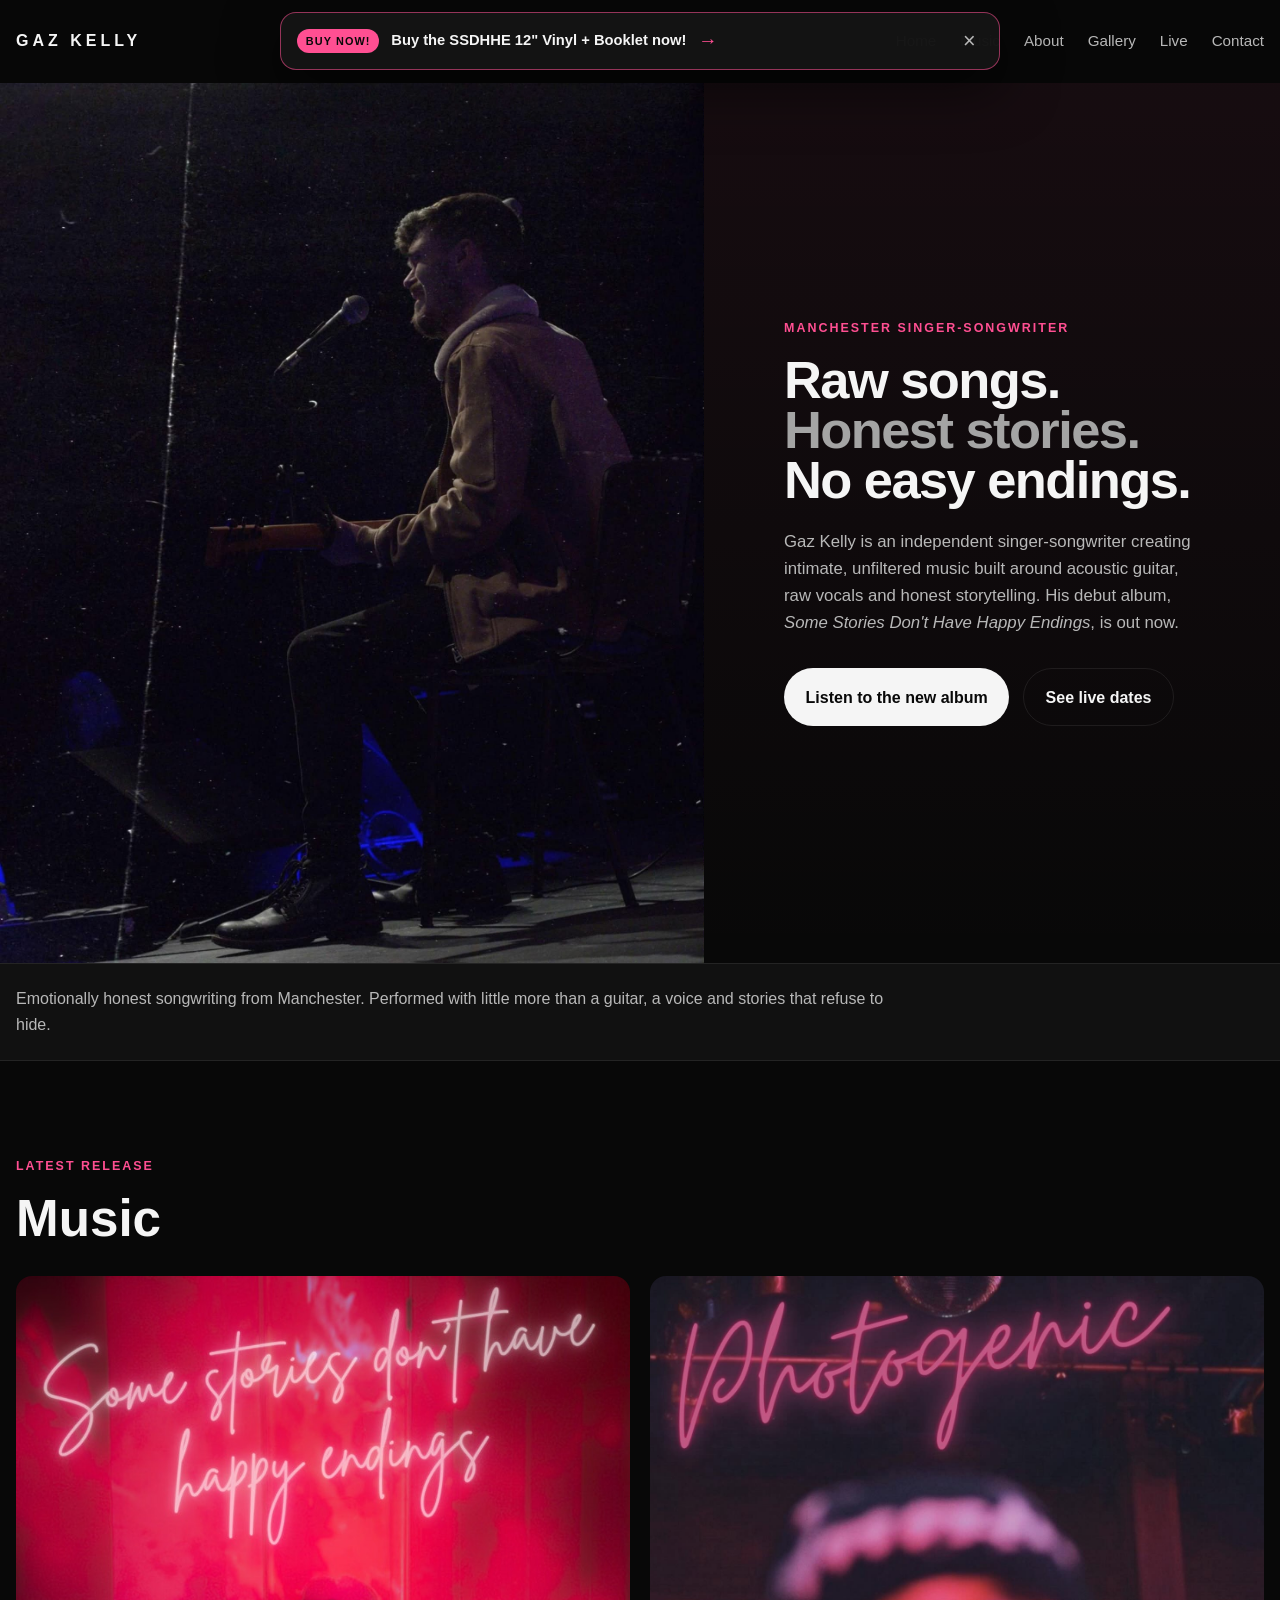
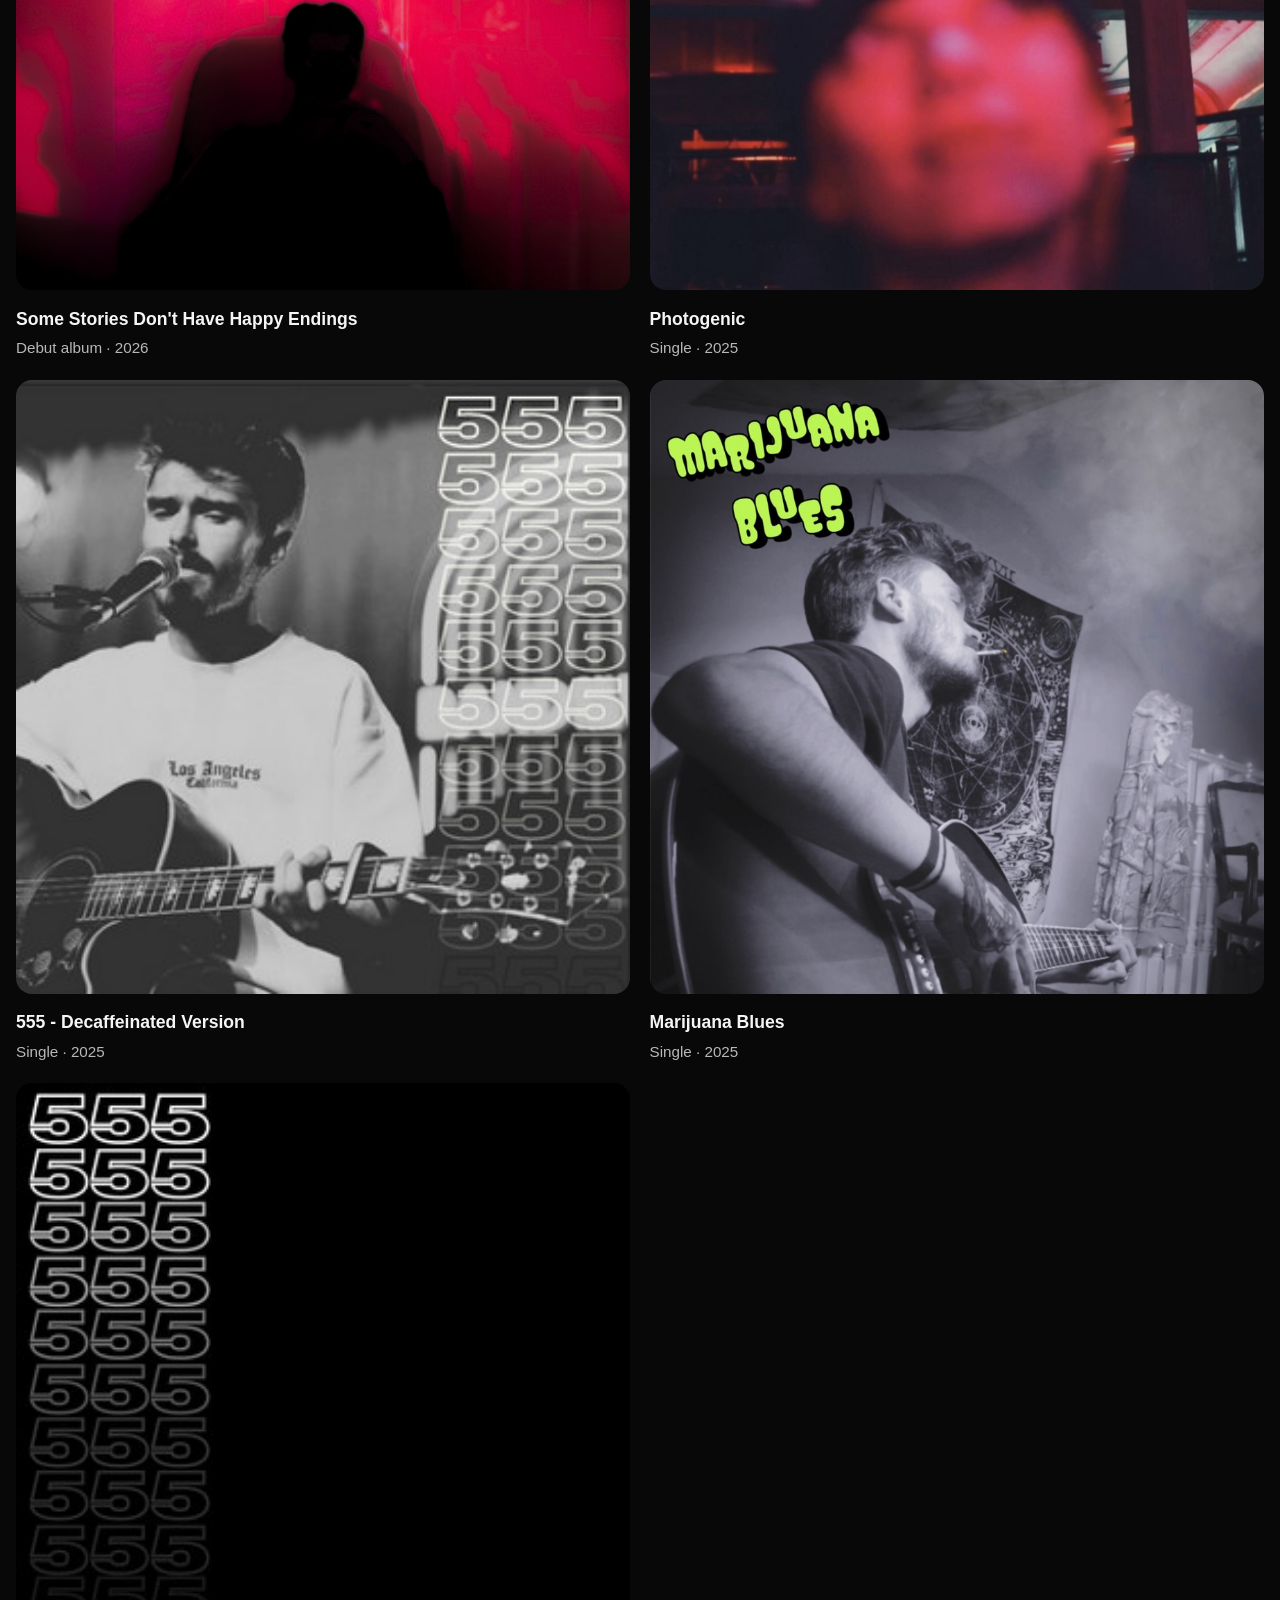
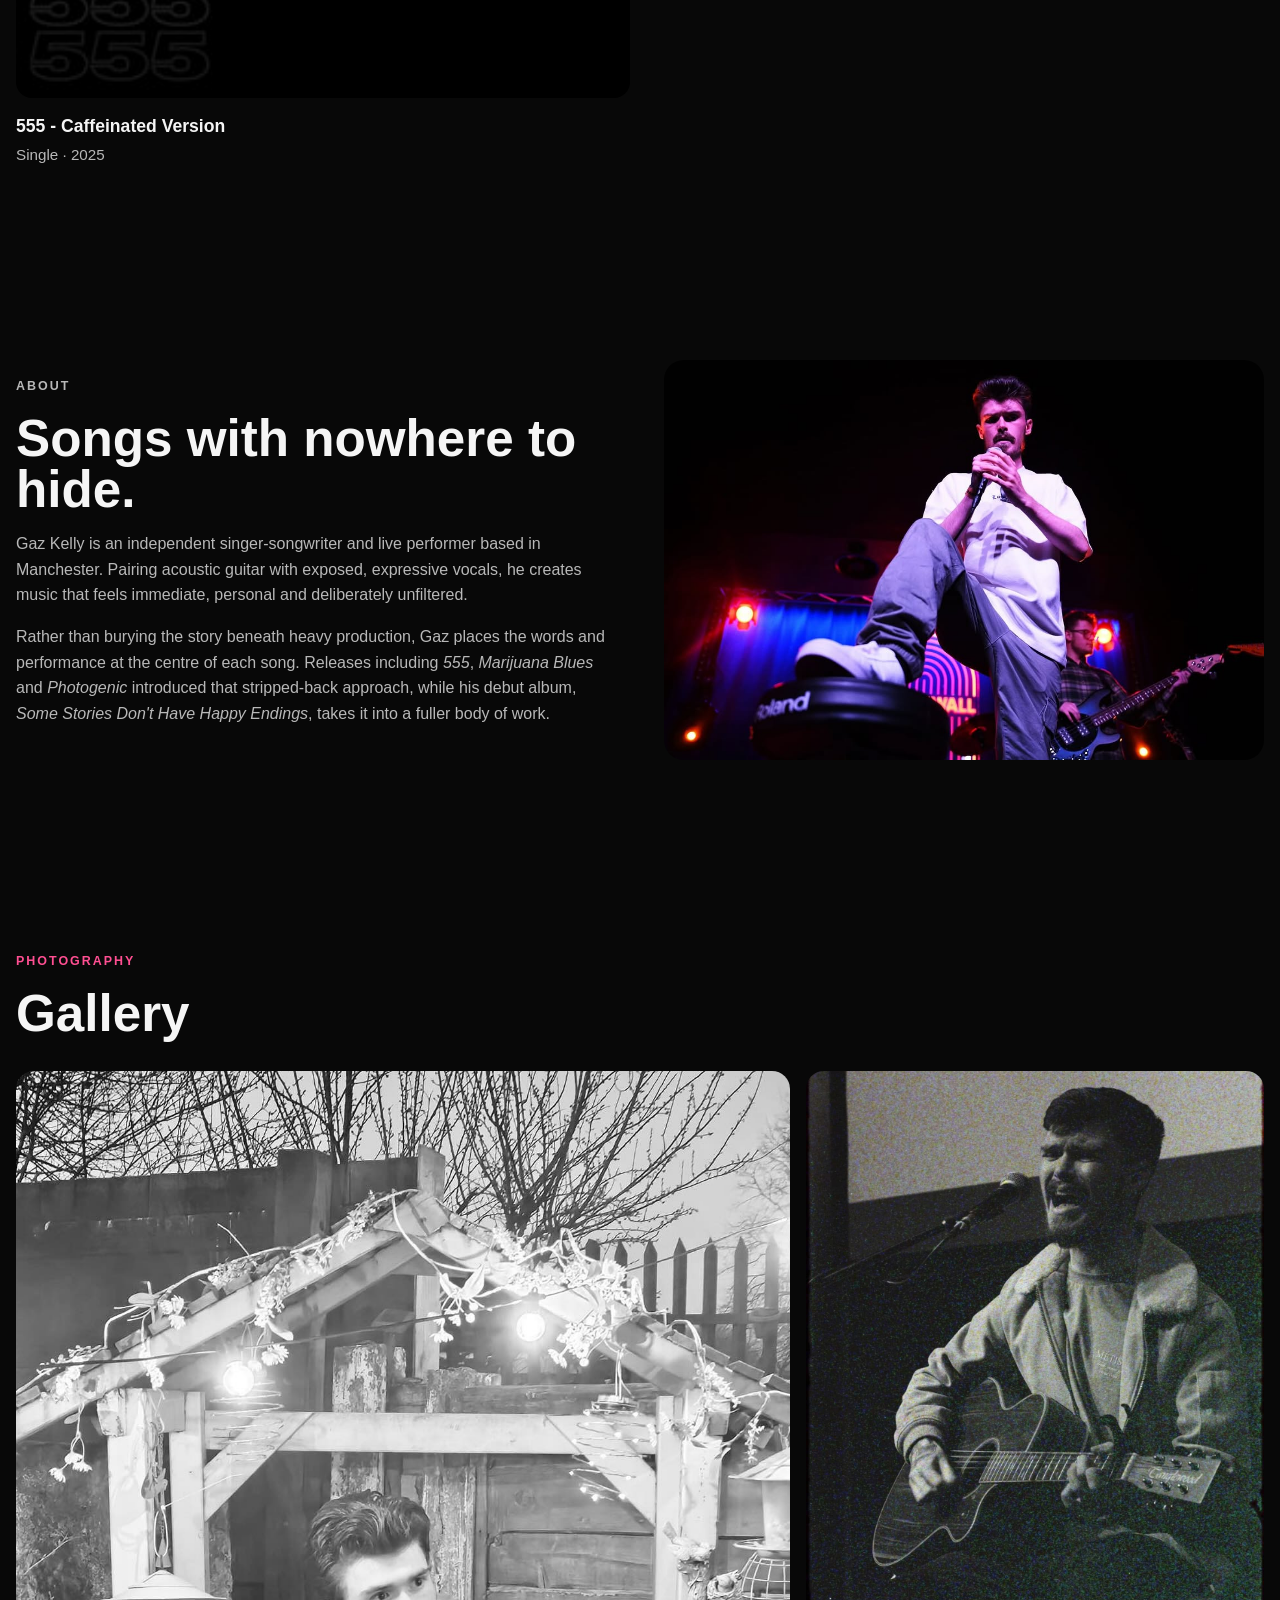
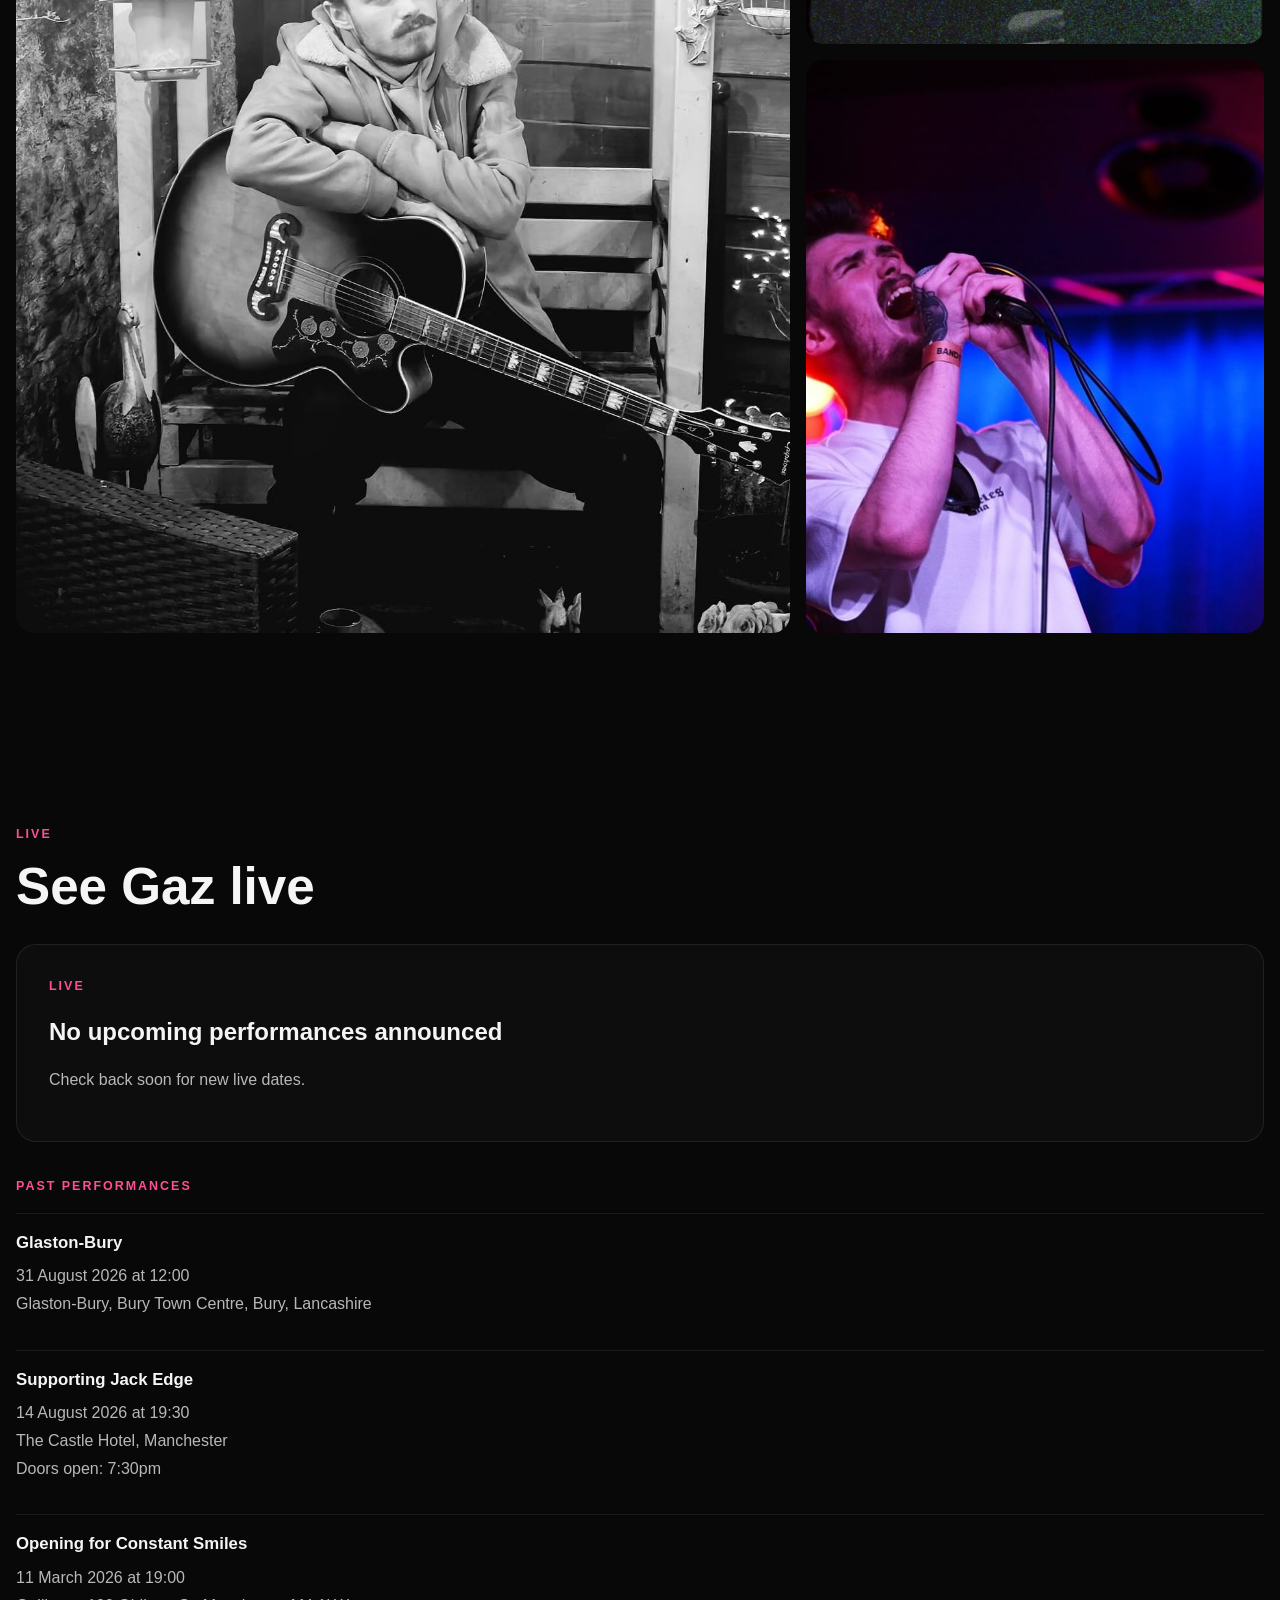
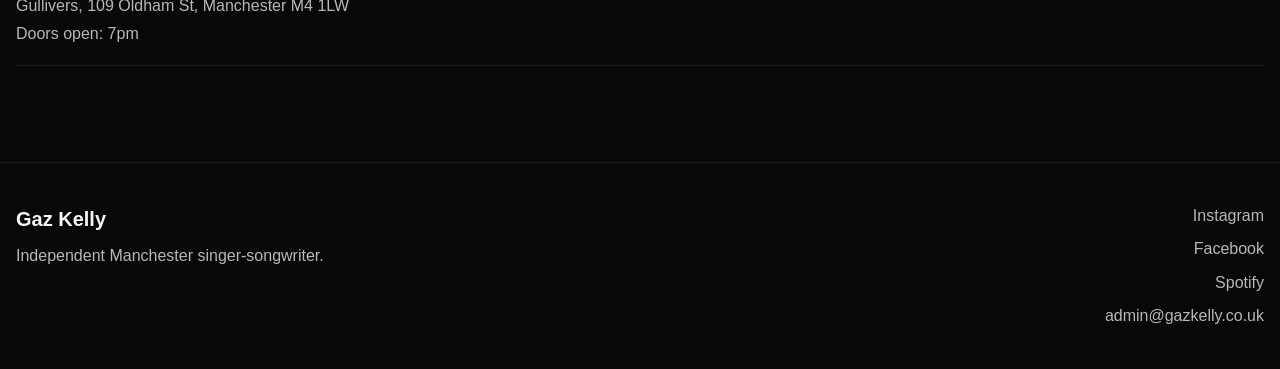
<file: index.html>
<!DOCTYPE html>
<html lang="en">
<head>
    <meta charset="UTF-8" />
    <meta name="viewport" content="width=device-width, initial-scale=1.0" />
    <title>Gaz Kelly</title>
    <meta
            name="description"
            content="Official website of Manchester singer-songwriter Gaz Kelly. Listen to Some Stories Don't Have Happy Endings and find upcoming live dates."
    />
    <link rel="stylesheet" href="style.css" />
</head>
<body>
<header class="site-header" id="siteHeader">
    <div class="container header-inner">
        <a href="#home" class="site-logo">GAZ KELLY</a>

        <button class="nav-toggle" id="navToggle" aria-label="Open menu">
            <span></span>
            <span></span>
        </button>

        <nav class="site-nav" id="siteNav">
            <a href="#home">Home</a>
            <a href="#music">Music</a>
            <a href="#about">About</a>
            <a href="#gallery">Gallery</a>
            <a href="#live">Live</a>
            <a href="#contact">Contact</a>
        </nav>
    </div>
</header>

<main>
    <section class="hero" id="home">
        <div class="hero-image">
            <img src="/img/GazKelly2.jpg" alt="Gaz Kelly performing live with acoustic guitar" />
        </div>

        <div class="hero-content">
            <p class="kicker reveal">Manchester singer-songwriter</p>
            <h1 class="reveal">
                <span class="hero-line">Raw songs.</span>
                <span class="hero-line hero-middle-line">Honest stories.</span>
                <span class="hero-line">No easy endings.</span>
            </h1>
            <p class="hero-copy reveal">
                Gaz Kelly is an independent singer-songwriter creating intimate, unfiltered music built around acoustic guitar, raw vocals and honest storytelling. His debut album, <em>Some Stories Don't Have Happy Endings</em>, is out now.
            </p>

            <div class="hero-actions reveal">
                <a href="https://open.spotify.com/album/2ijFGqhEBgQ9jeB5KqhDvt" target="_blank" rel="noopener noreferrer" class="btn btn-solid">
                    Listen to the new album
                </a>
                <a href="#live" class="btn btn-outline">See live dates</a>
            </div>
        </div>
    </section>

    <section class="intro-band reveal">
        <div class="container intro-band-inner">
            <p>
                Emotionally honest songwriting from Manchester. Performed with little more than a guitar, a voice and stories that refuse to hide.
            </p>
        </div>
    </section>

    <section class="section music-section" id="music">
        <div class="container">
            <div class="section-top reveal">
                <p class="kicker">Latest release</p>
                <h2>Music</h2>
            </div>

            <div class="release-grid" data-cms-releases data-cms-state="loading" aria-live="polite">
                <p class="cms-data-message">Loading music…</p>
            </div>
        </div>
    </section>

    <section class="section about-section" id="about">
        <div class="container about-grid">
            <div class="about-text">
                <p class="kicker reveal">About</p>
                <h2 class="reveal">Songs with nowhere to hide.</h2>
                <p class="reveal">
                    Gaz Kelly is an independent singer-songwriter and live performer based in Manchester. Pairing acoustic guitar with exposed, expressive vocals, he creates music that feels immediate, personal and deliberately unfiltered.
                </p>
                <p class="reveal">
                    Rather than burying the story beneath heavy production, Gaz places the words and performance at the centre of each song. Releases including <em>555</em>, <em>Marijuana Blues</em> and <em>Photogenic</em> introduced that stripped-back approach, while his debut album, <em>Some Stories Don't Have Happy Endings</em>, takes it into a fuller body of work.
                </p>
            </div>

            <div class="about-image reveal">
                <img src="/img/GazKelly6.jpg" alt="Gaz Kelly portrait with guitar" />
            </div>
        </div>
    </section>

    <section class="section gallery-section" id="gallery">
        <div class="container">
            <div class="section-top reveal">
                <p class="kicker">Photography</p>
                <h2>Gallery</h2>
            </div>

            <div class="gallery-layout">
                <div class="gallery-large reveal">
                    <img src="/img/GazKelly5.jpg" alt="Gaz Kelly performing on stage" />
                </div>

                <div class="gallery-stack">
                    <div class="gallery-small reveal">
                        <img src="/img/GazKelly4.jpg" alt="Gaz Kelly black and white live performance photo" />
                    </div>
                    <div class="gallery-small reveal">
                        <img src="/img/GazKelly8.jpg" alt="Gaz Kelly singing live under stage lights" />
                    </div>
                </div>
            </div>
        </div>
    </section>

    <section class="section live-section" id="live">
        <div class="container">
            <div class="section-top reveal">
                <p class="kicker">Live</p>
                <h2>See Gaz live</h2>
            </div>
            <div data-cms-performances data-layout="desktop" data-cms-state="loading" aria-live="polite">
                <p class="cms-data-message">Loading live dates…</p>
            </div>
        </div>
    </section>
</main>

<footer class="site-footer" id="contact">
    <div class="container footer-inner">
        <div class="footer-left reveal">
            <h2>Gaz Kelly</h2>
            <p>Independent Manchester singer-songwriter.</p>
        </div>

        <div class="footer-right reveal">
            <a href="https://www.instagram.com/gaz.kellymusicofficial/" target="_blank" rel="noopener noreferrer">Instagram</a>
            <a href="https://www.facebook.com/Gaz.kellymusicofficial/" target="_blank" rel="noopener noreferrer">Facebook</a>
            <a href="https://open.spotify.com/artist/54GFxKUpAbaUPNkQKT2A7Q" target="_blank" rel="noopener noreferrer">Spotify</a>
            <a href="mailto:admin@gazkelly.co.uk">admin@gazkelly.co.uk</a>
        </div>
    </div>
</footer>

<script src="/notification-config.js"></script>
<script src="/content-data.js"></script>
<script src="script.js"></script>
</body>
</html>
</file>
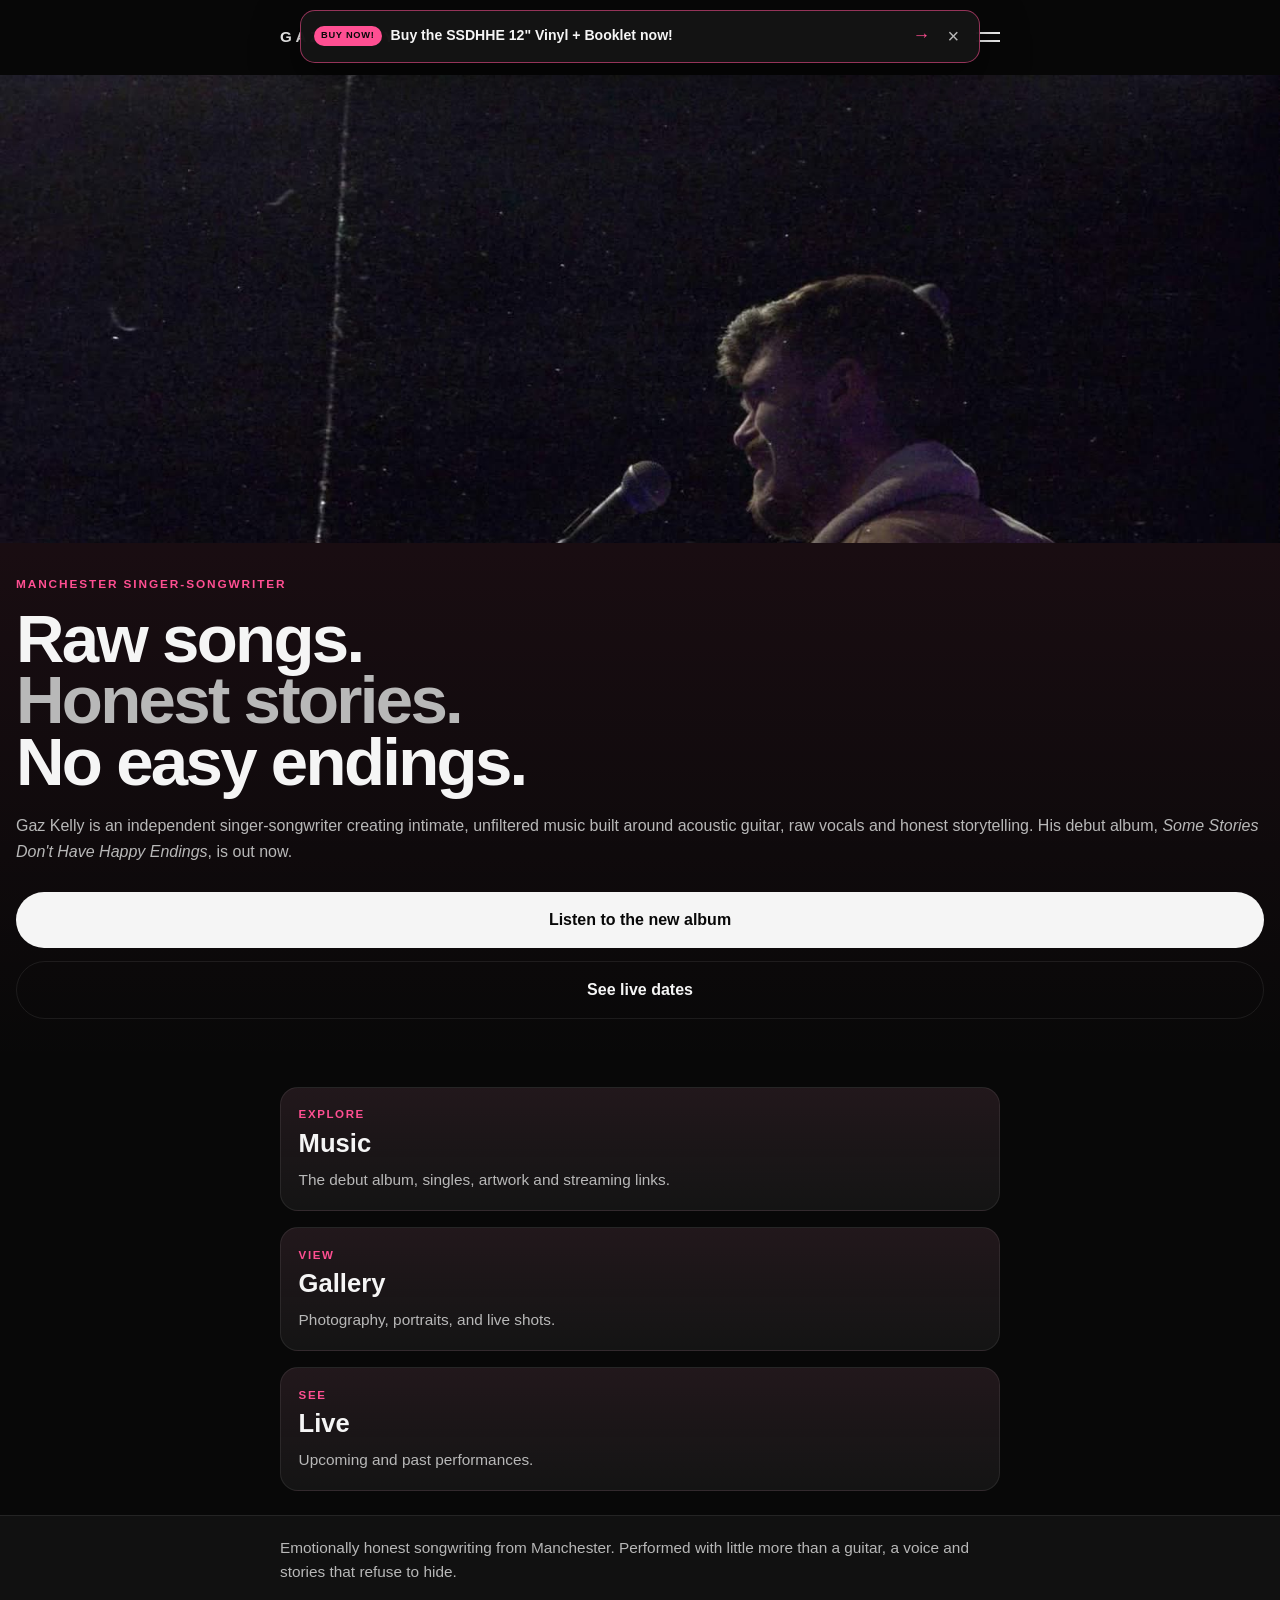
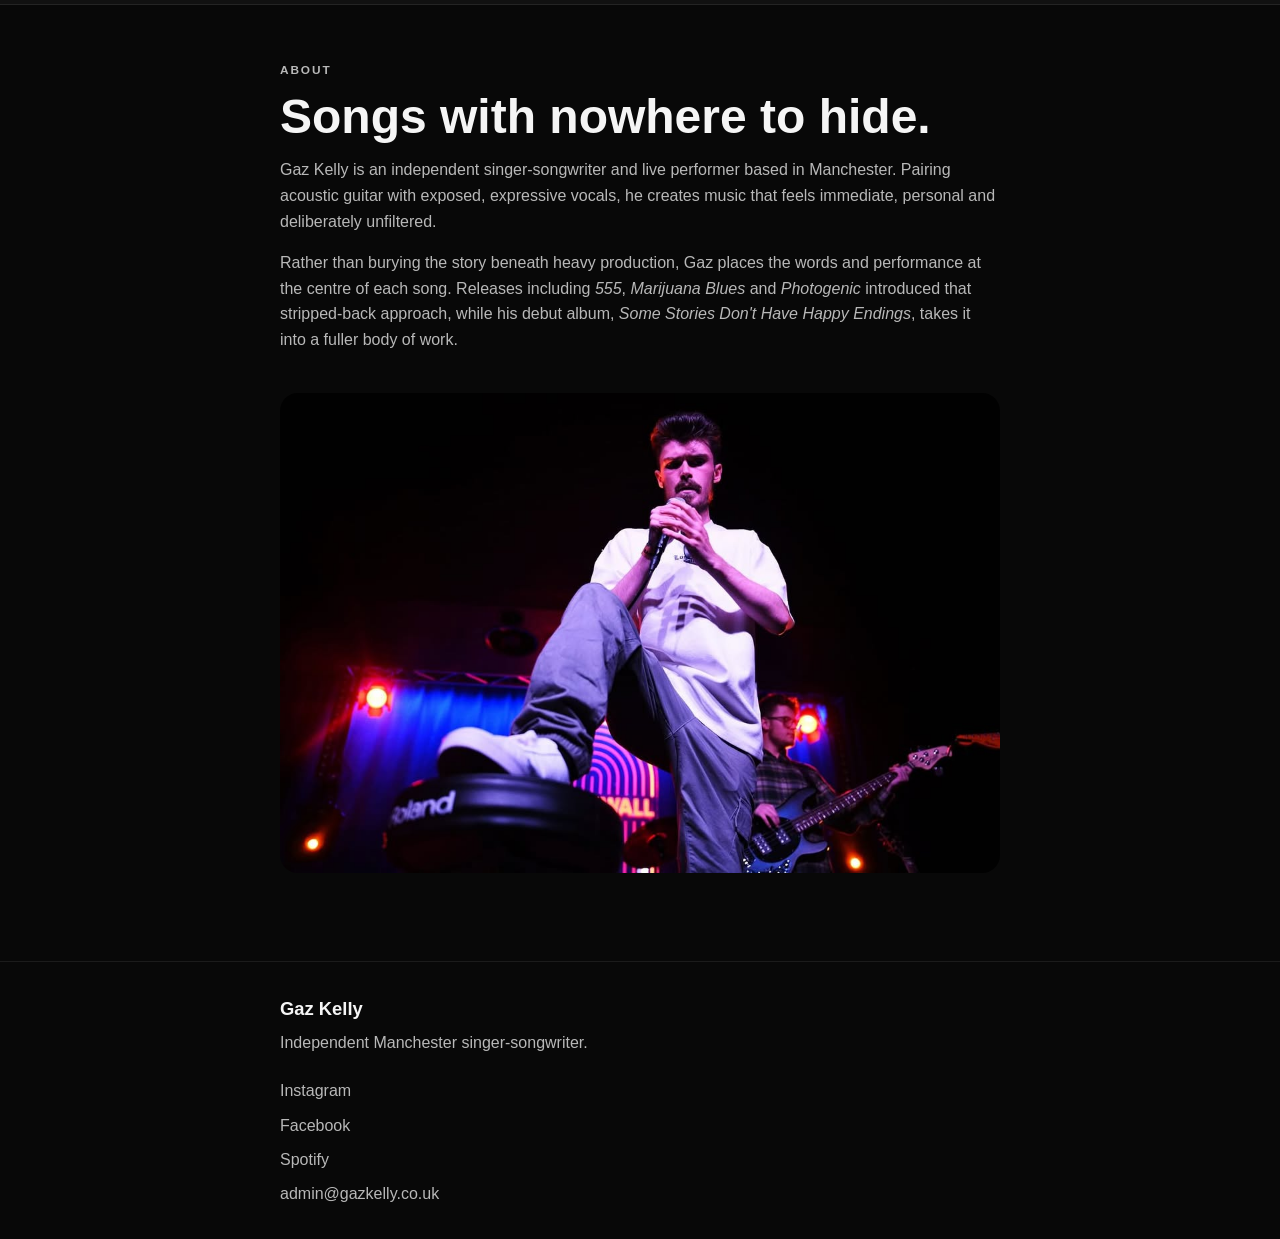
<file: m/index.html>
<!DOCTYPE html>
<html lang="en">
<head>
    <meta charset="UTF-8" />
    <meta name="viewport" content="width=device-width, initial-scale=1.0" />
    <title>Gaz Kelly | Mobile</title>
    <meta
            name="description"
            content="Official website of Manchester singer-songwriter Gaz Kelly. Listen to Some Stories Don't Have Happy Endings and find upcoming live dates."
    />
    <link rel="stylesheet" href="/m/style.css" />
</head>
<body>
<header class="site-header" id="siteHeader">
    <div class="container header-inner">
        <a href="/m/" class="site-logo">GAZ KELLY</a>

        <button class="nav-toggle" id="navToggle" aria-label="Open menu">
            <span></span>
            <span></span>
        </button>

        <nav class="site-nav" id="siteNav">
            <a href="/m/">Home</a>
            <a href="/m/music/">Music</a>
            <a href="/m/gallery/">Gallery</a>
            <a href="/m/live/">Live</a>
            <a href="/m/#about">About</a>
            <a href="/m/#contact">Contact</a>
        </nav>
    </div>
</header>

<main>
    <section class="hero" id="home">
        <div class="hero-image">
            <img src="/img/GazKelly2.jpg" alt="Gaz Kelly performing live with acoustic guitar" />
        </div>

        <div class="hero-content">
            <p class="kicker reveal">Manchester singer-songwriter</p>
            <h1 class="reveal">
                <span class="hero-line">Raw songs.</span>
                <span class="hero-line hero-middle-line">Honest stories.</span>
                <span class="hero-line">No easy endings.</span>
            </h1>
            <p class="hero-copy reveal">
                Gaz Kelly is an independent singer-songwriter creating intimate, unfiltered music built around acoustic guitar, raw vocals and honest storytelling. His debut album, <em>Some Stories Don't Have Happy Endings</em>, is out now.
            </p>

            <div class="hero-actions reveal">
                <a href="https://open.spotify.com/album/2ijFGqhEBgQ9jeB5KqhDvt" target="_blank" rel="noopener noreferrer" class="btn btn-solid">
                    Listen to the new album
                </a>
                <a href="/m/live/" class="btn btn-outline">See live dates</a>
            </div>
        </div>
    </section>

    <section class="mobile-feature-links">
        <div class="container">
            <div class="page-link-grid reveal">
                <a href="/m/music/" class="page-link-card">
                    <span class="page-link-kicker">Explore</span>
                    <h2>Music</h2>
                    <p>The debut album, singles, artwork and streaming links.</p>
                </a>

                <a href="/m/gallery/" class="page-link-card">
                    <span class="page-link-kicker">View</span>
                    <h2>Gallery</h2>
                    <p>Photography, portraits, and live shots.</p>
                </a>

                <a href="/m/live/" class="page-link-card">
                    <span class="page-link-kicker">See</span>
                    <h2>Live</h2>
                    <p>Upcoming and past performances.</p>
                </a>
            </div>
        </div>
    </section>

    <section class="intro-band reveal">
        <div class="container intro-band-inner">
            <p>
                Emotionally honest songwriting from Manchester. Performed with little more than a guitar, a voice and stories that refuse to hide.
            </p>
        </div>
    </section>

    <section class="section about-section" id="about">
        <div class="container about-grid">
            <div class="about-text">
                <p class="kicker reveal">About</p>
                <h2 class="reveal">Songs with nowhere to hide.</h2>
                <p class="reveal">
                    Gaz Kelly is an independent singer-songwriter and live performer based in Manchester. Pairing acoustic guitar with exposed, expressive vocals, he creates music that feels immediate, personal and deliberately unfiltered.
                </p>
                <p class="reveal">
                    Rather than burying the story beneath heavy production, Gaz places the words and performance at the centre of each song. Releases including <em>555</em>, <em>Marijuana Blues</em> and <em>Photogenic</em> introduced that stripped-back approach, while his debut album, <em>Some Stories Don't Have Happy Endings</em>, takes it into a fuller body of work.
                </p>
            </div>

            <div class="about-image reveal">
                <img src="/img/GazKelly6.jpg" alt="Gaz Kelly portrait with guitar" />
            </div>
        </div>
    </section>
</main>

<footer class="site-footer" id="contact">
    <div class="container footer-inner">
        <div class="footer-left reveal">
            <h2>Gaz Kelly</h2>
            <p>Independent Manchester singer-songwriter.</p>
        </div>

        <div class="footer-right reveal">
            <a href="https://www.instagram.com/gaz.kellymusicofficial/" target="_blank" rel="noopener noreferrer">Instagram</a>
            <a href="https://www.facebook.com/Gaz.kellymusicofficial/" target="_blank" rel="noopener noreferrer">Facebook</a>
            <a href="https://open.spotify.com/artist/54GFxKUpAbaUPNkQKT2A7Q" target="_blank" rel="noopener noreferrer">Spotify</a>
            <a href="mailto:admin@gazkelly.co.uk">admin@gazkelly.co.uk</a>
        </div>
    </div>
</footer>

<script src="/notification-config.js"></script>
<script src="/m/script.js"></script>
</body>
</html>
</file>
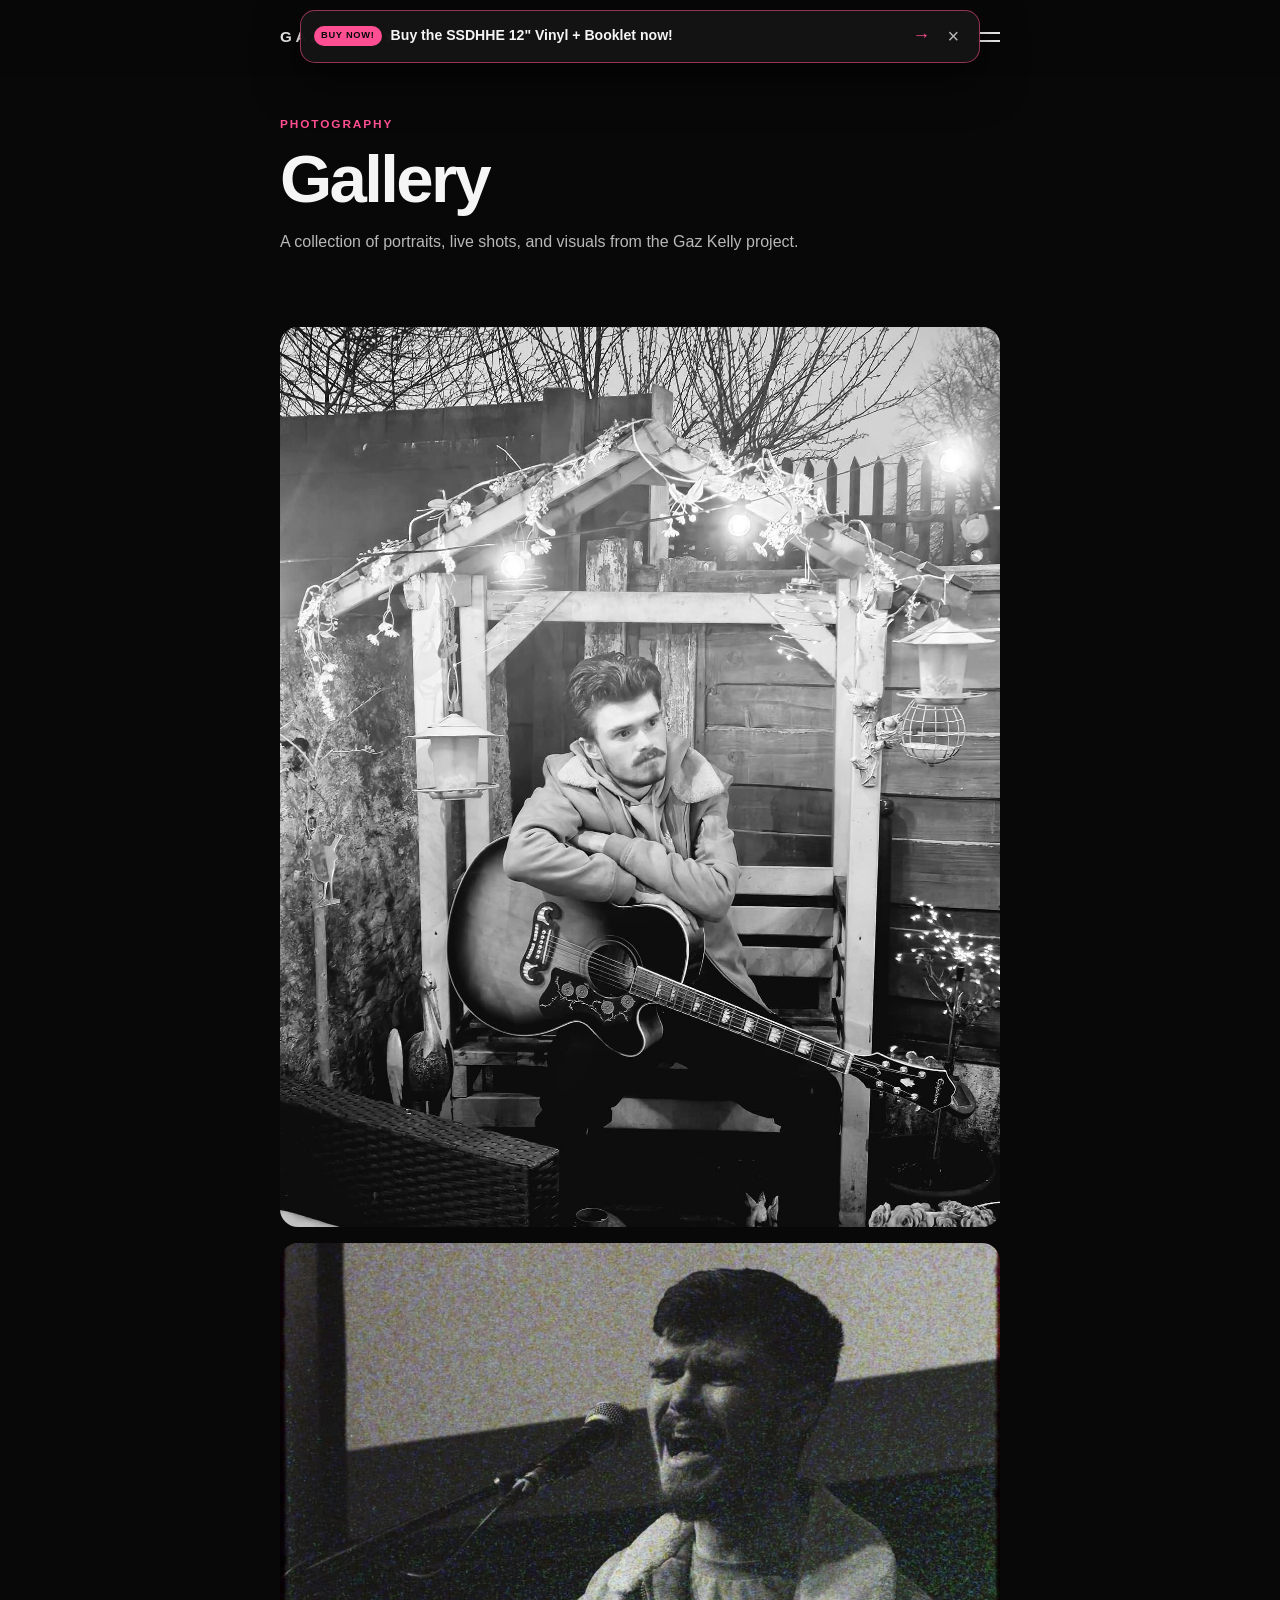
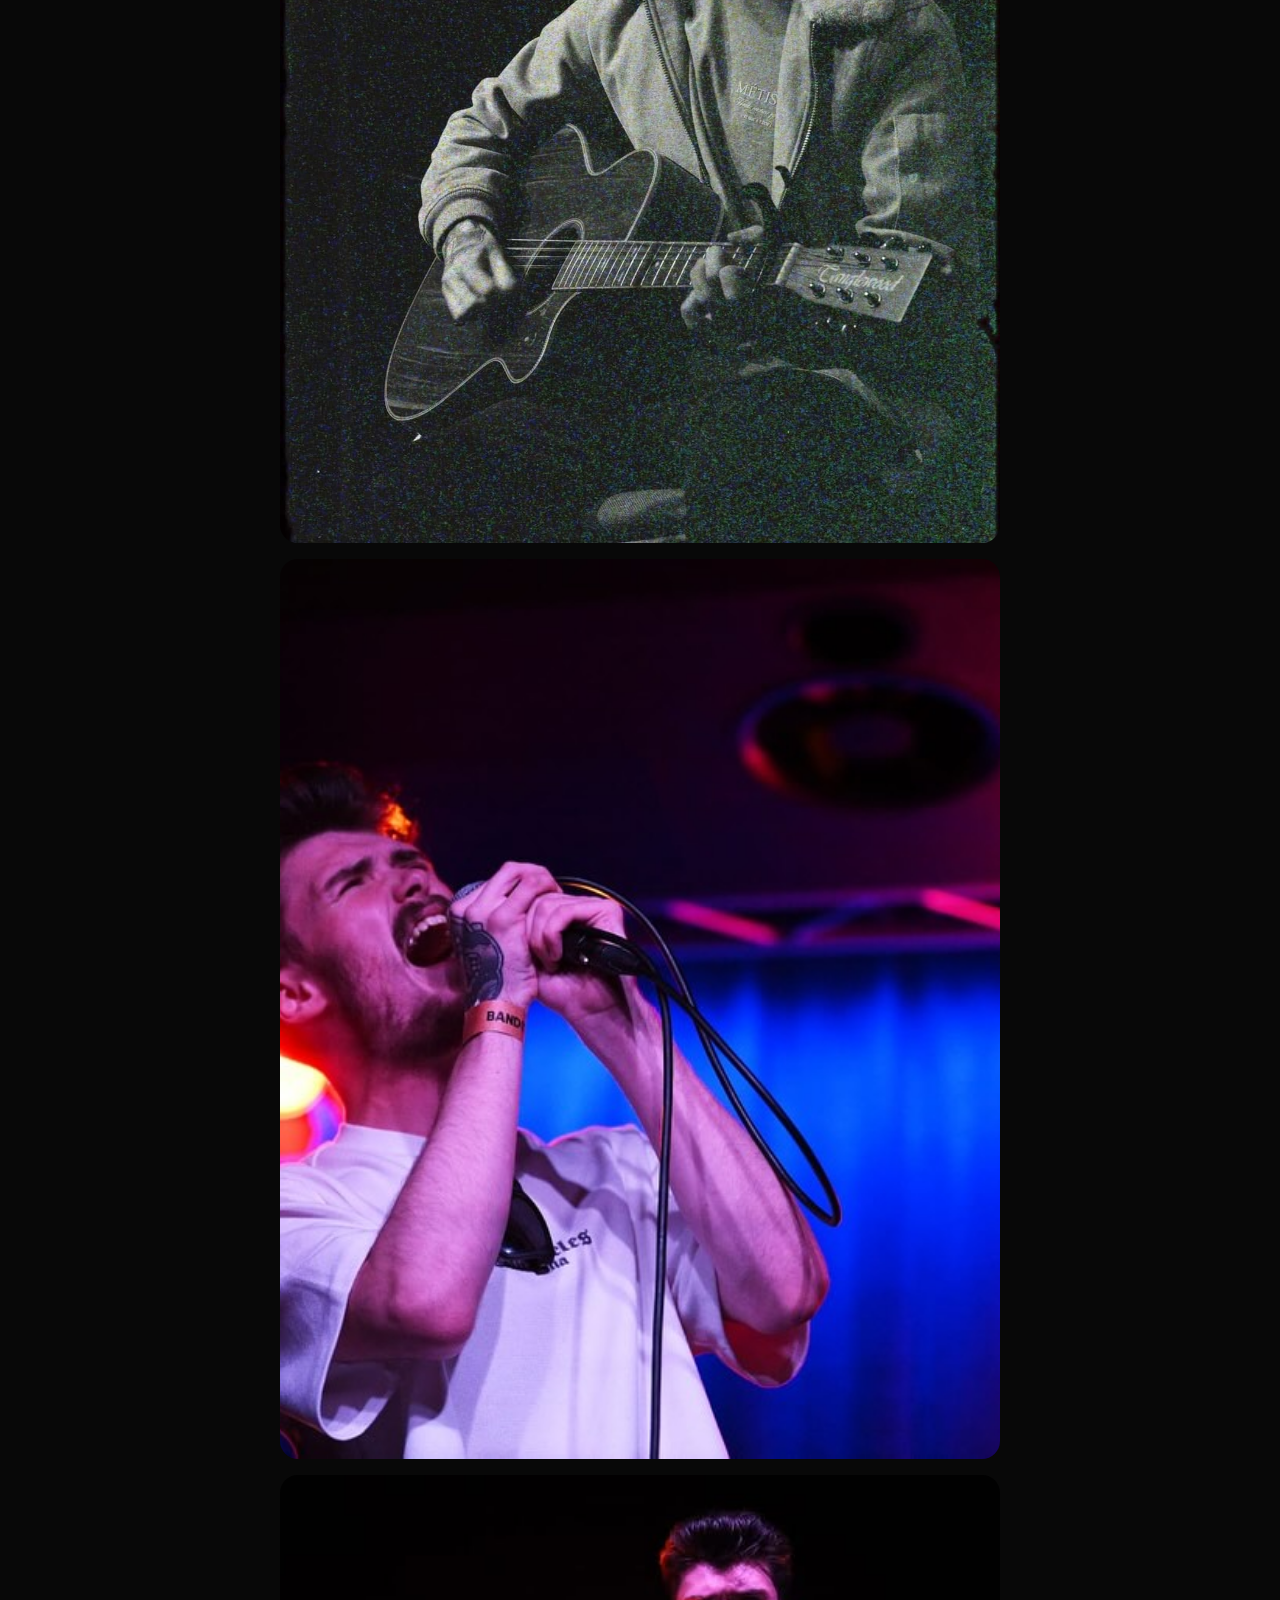
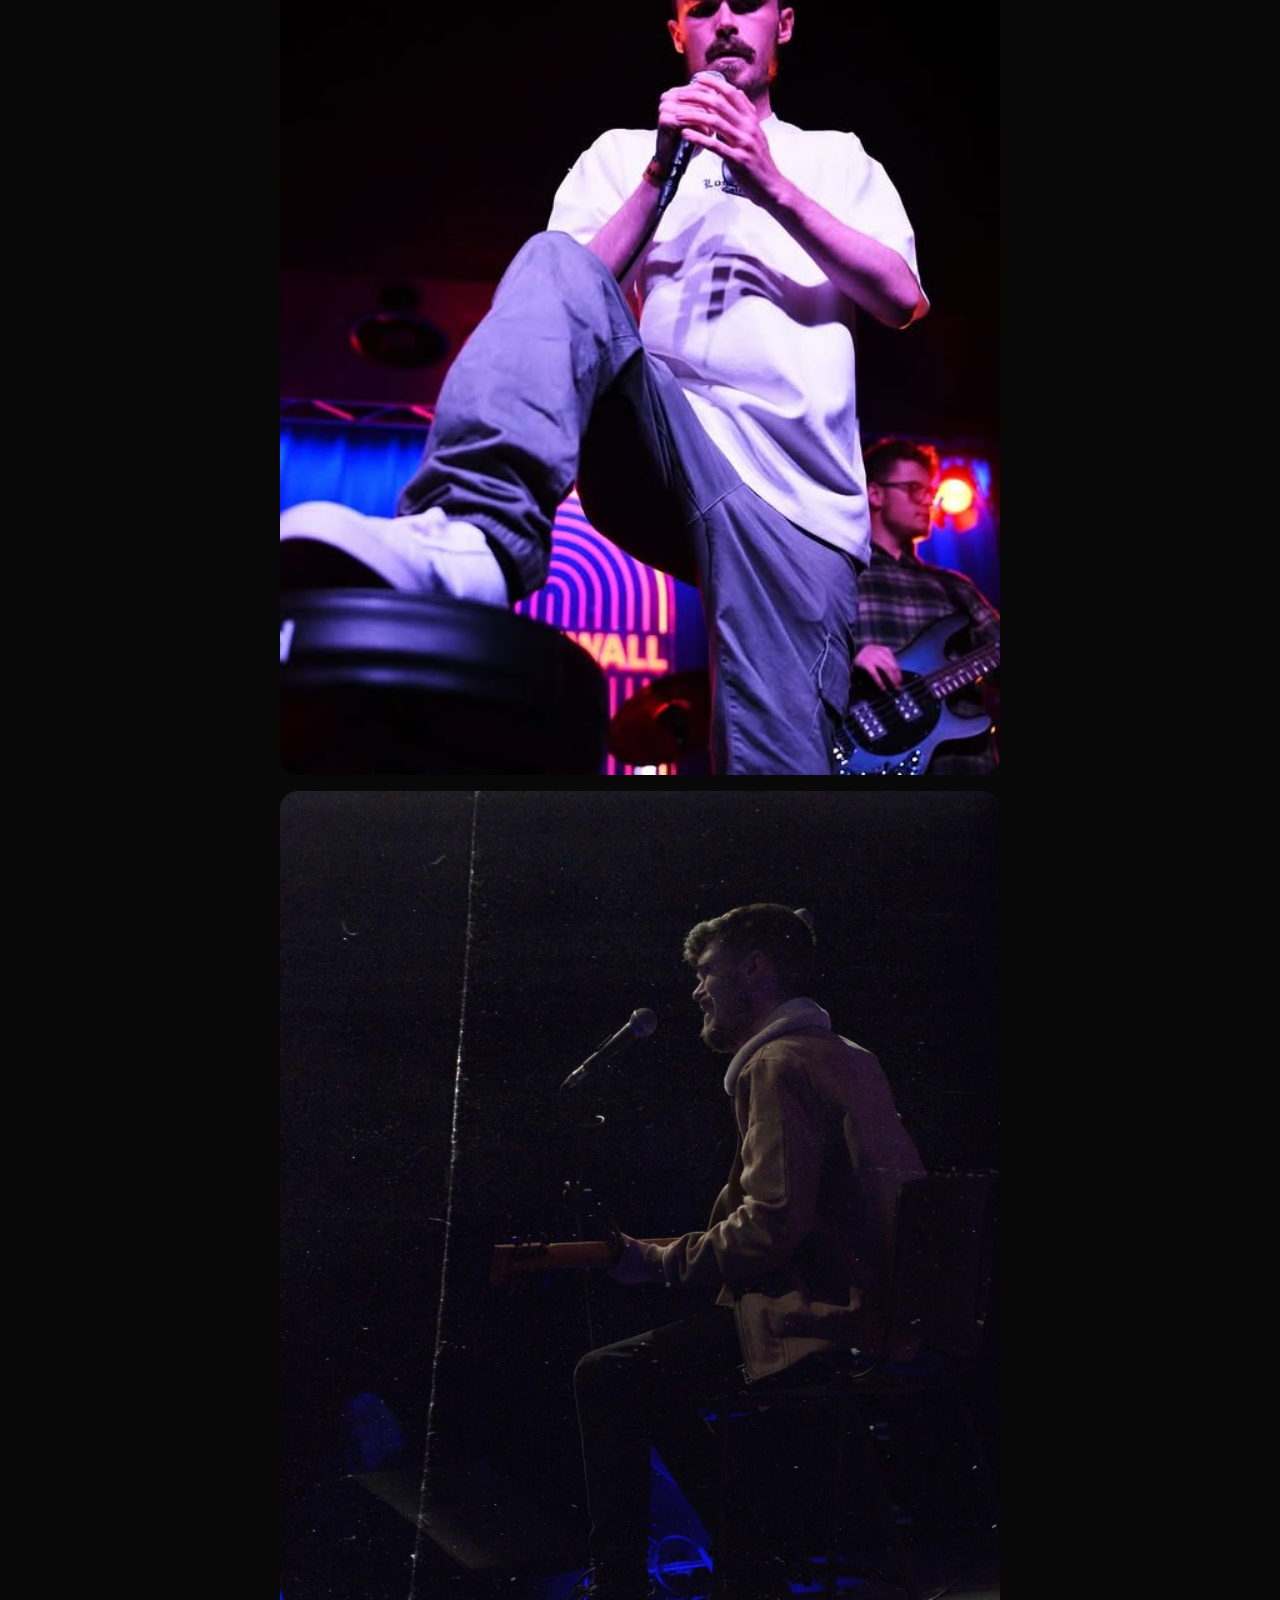
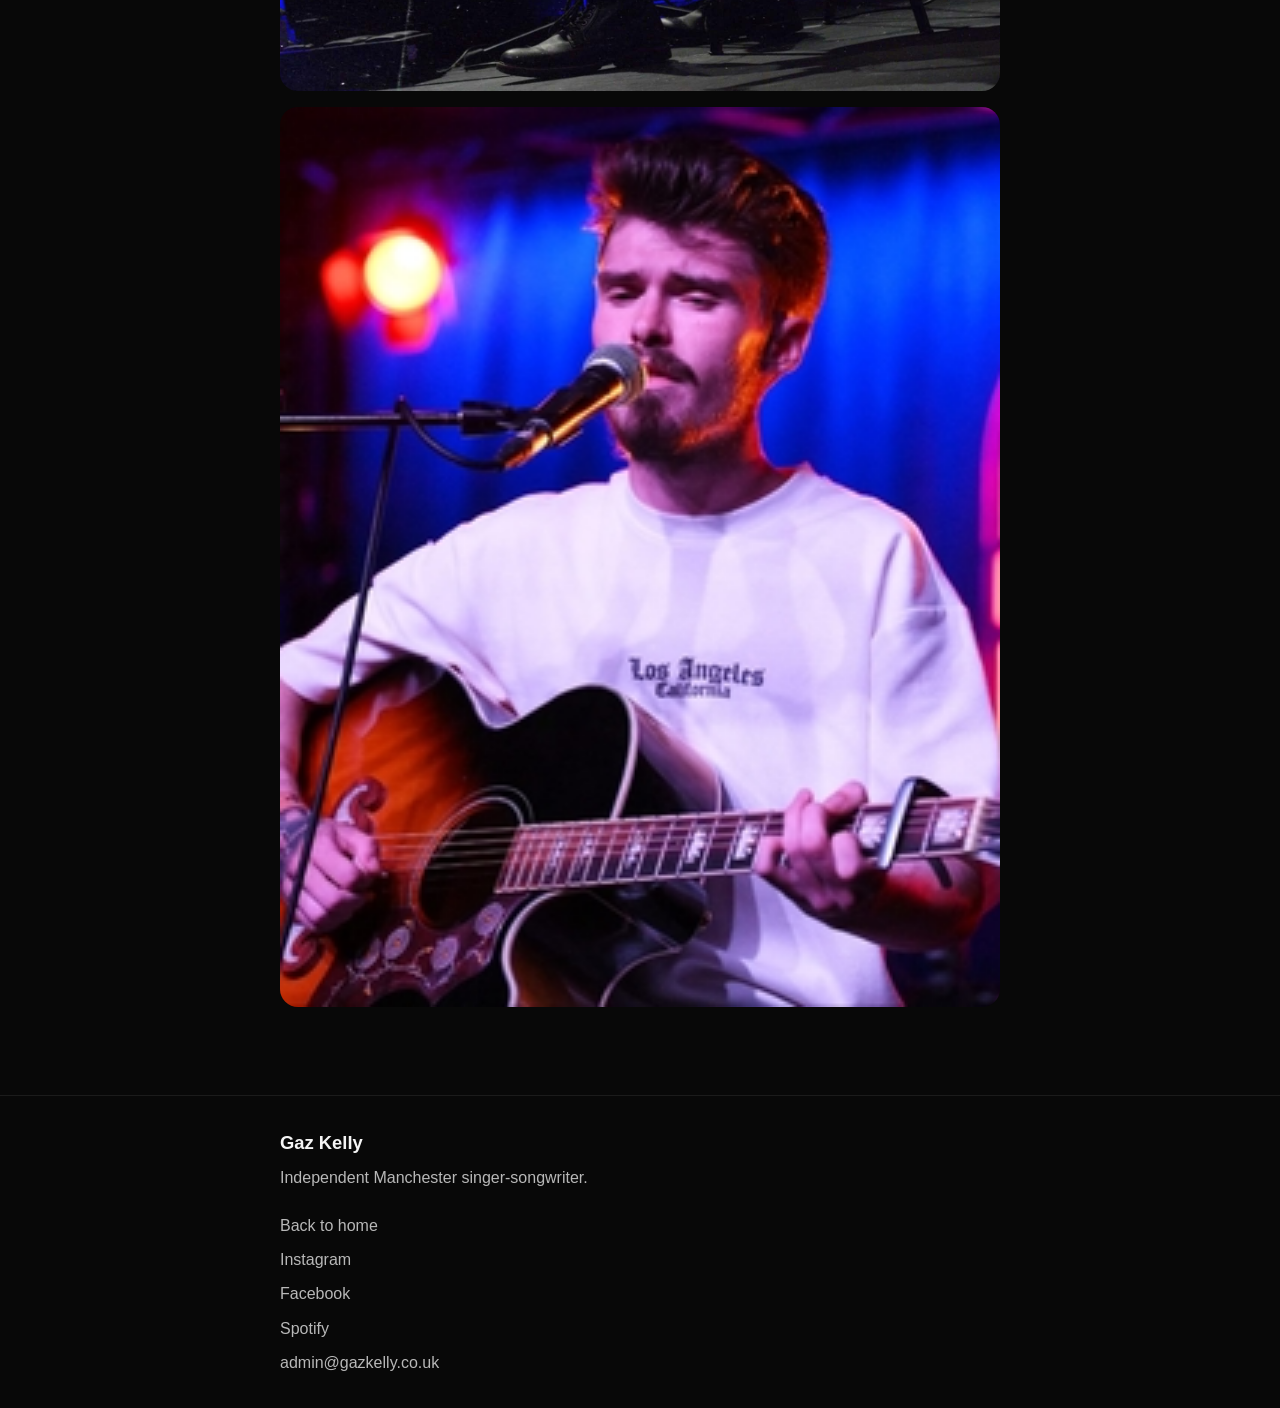
<file: m/gallery/index.html>
<!DOCTYPE html>
<html lang="en">
<head>
    <meta charset="UTF-8" />
    <meta name="viewport" content="width=device-width, initial-scale=1.0" />
    <title>Gaz Kelly | Gallery</title>
    <meta
            name="description"
            content="Photography and live performance gallery for Gaz Kelly."
    />
    <link rel="stylesheet" href="/m/style.css" />
</head>
<body>
<header class="site-header" id="siteHeader">
    <div class="container header-inner">
        <a href="/m/" class="site-logo">GAZ KELLY</a>

        <button class="nav-toggle" id="navToggle" aria-label="Open menu">
            <span></span>
            <span></span>
        </button>

        <nav class="site-nav" id="siteNav">
            <a href="/m/">Home</a>
            <a href="/m/music/">Music</a>
            <a href="/m/gallery/">Gallery</a>
            <a href="/m/live/">Live</a>
            <a href="/m/#about">About</a>
            <a href="/m/#contact">Contact</a>
        </nav>
    </div>
</header>

<main>
    <section class="subpage-hero">
        <div class="container">
            <p class="kicker reveal">Photography</p>
            <h1 class="reveal">Gallery</h1>
            <p class="subpage-copy reveal">
                A collection of portraits, live shots, and visuals from the Gaz Kelly project.
            </p>
        </div>
    </section>

    <section class="section gallery-page-section">
        <div class="container">
            <div class="mobile-gallery-grid">
                <div class="mobile-gallery-item reveal">
                    <img src="/img/GazKelly5.jpg" alt="Gaz Kelly performing on stage" />
                </div>
                <div class="mobile-gallery-item reveal">
                    <img src="/img/GazKelly4.jpg" alt="Gaz Kelly black and white live performance photo" />
                </div>
                <div class="mobile-gallery-item reveal">
                    <img src="/img/GazKelly8.jpg" alt="Gaz Kelly singing live under stage lights" />
                </div>
                <div class="mobile-gallery-item reveal">
                    <img src="/img/GazKelly6.jpg" alt="Gaz Kelly portrait with guitar" />
                </div>
                <div class="mobile-gallery-item reveal">
                    <img src="/img/GazKelly2.jpg" alt="Gaz Kelly live with acoustic guitar" />
                </div>
                <div class="mobile-gallery-item reveal">
                    <img src="/img/GazKelly1.jpeg" alt="Gaz Kelly live performance portrait" />
                </div>
            </div>
        </div>
    </section>
</main>

<footer class="site-footer">
    <div class="container footer-inner">
        <div class="footer-left reveal">
            <h2>Gaz Kelly</h2>
            <p>Independent Manchester singer-songwriter.</p>
        </div>

        <div class="footer-right reveal">
            <a href="/m/">Back to home</a>
            <a href="https://www.instagram.com/gaz.kellymusicofficial/" target="_blank" rel="noopener noreferrer">Instagram</a>
            <a href="https://www.facebook.com/Gaz.kellymusicofficial/" target="_blank" rel="noopener noreferrer">Facebook</a>
            <a href="https://open.spotify.com/artist/54GFxKUpAbaUPNkQKT2A7Q" target="_blank" rel="noopener noreferrer">Spotify</a>
            <a href="mailto:admin@gazkelly.co.uk">admin@gazkelly.co.uk</a>
        </div>
    </div>
</footer>

<script src="/notification-config.js"></script>
<script src="/m/script.js"></script>
</body>
</html>
</file>
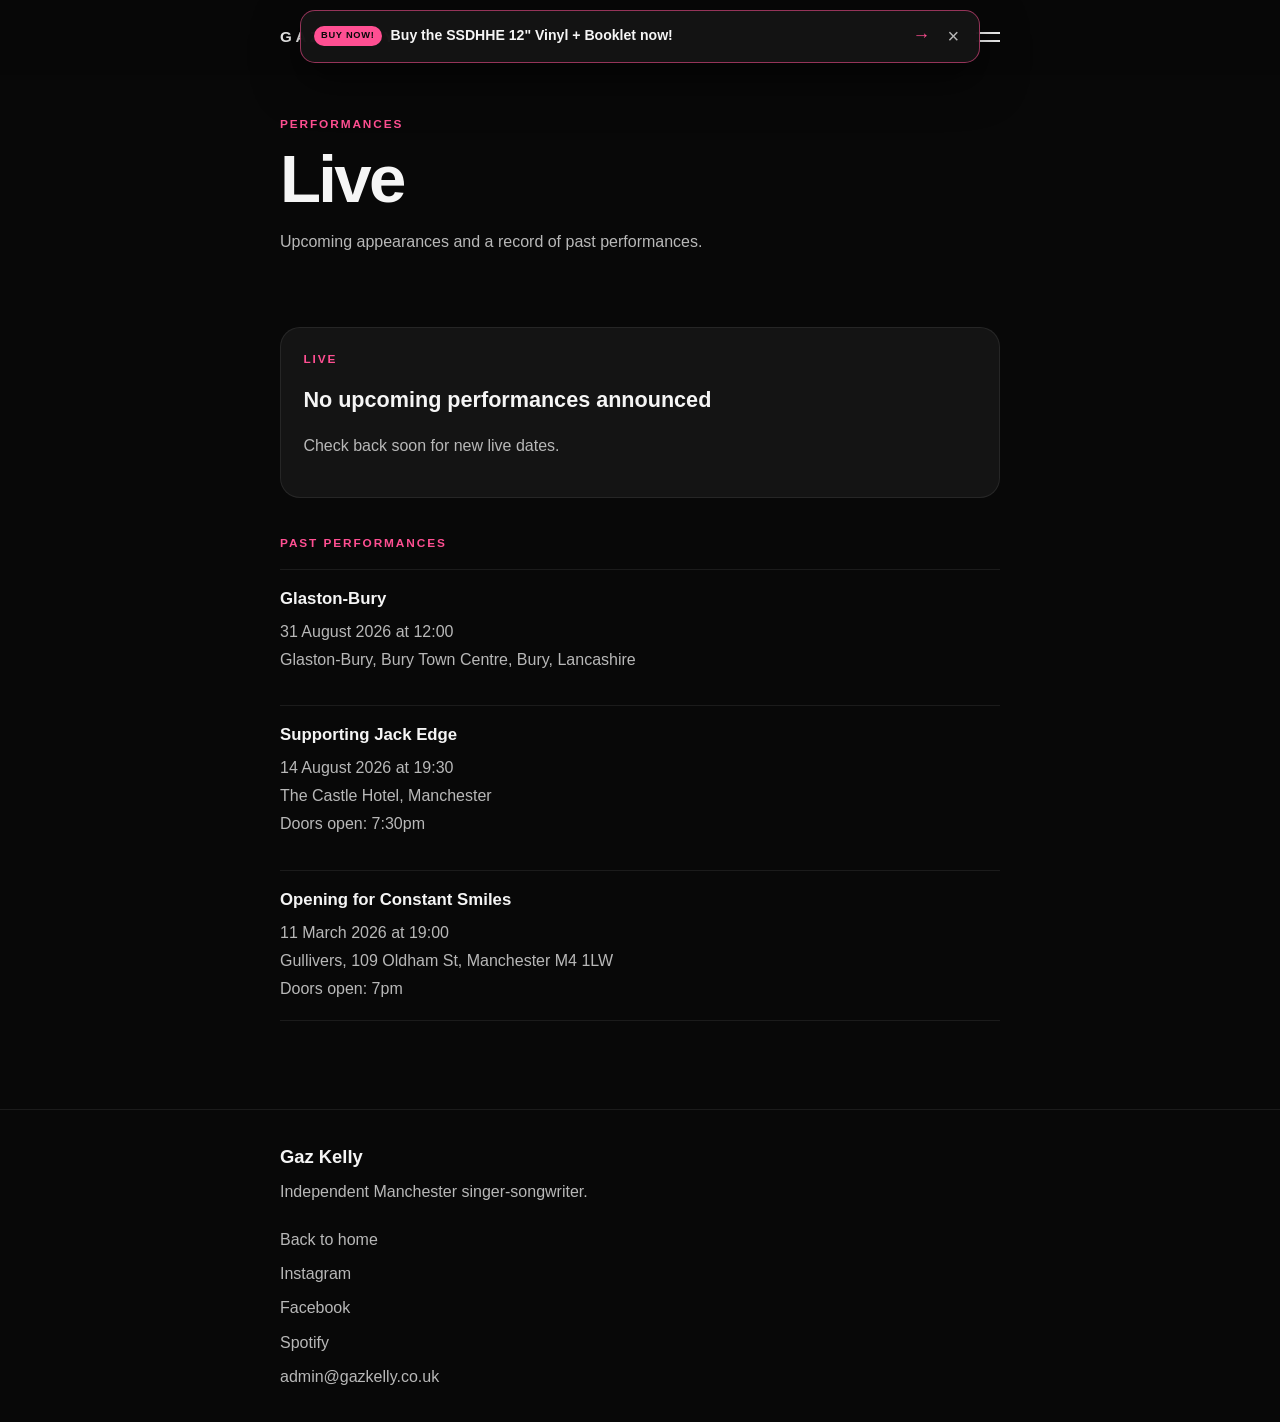
<file: m/live/index.html>
<!DOCTYPE html>
<html lang="en">
<head>
    <meta charset="UTF-8" />
    <meta name="viewport" content="width=device-width, initial-scale=1.0" />
    <title>Gaz Kelly | Live</title>
    <meta
            name="description"
            content="See Manchester singer-songwriter Gaz Kelly live and find tickets for upcoming performances."
    />
    <link rel="stylesheet" href="/m/style.css" />
</head>
<body>
<header class="site-header" id="siteHeader">
    <div class="container header-inner">
        <a href="/m/" class="site-logo">GAZ KELLY</a>

        <button class="nav-toggle" id="navToggle" aria-label="Open menu">
            <span></span>
            <span></span>
        </button>

        <nav class="site-nav" id="siteNav">
            <a href="/m/">Home</a>
            <a href="/m/music/">Music</a>
            <a href="/m/gallery/">Gallery</a>
            <a href="/m/live/">Live</a>
            <a href="/m/#about">About</a>
            <a href="/m/#contact">Contact</a>
        </nav>
    </div>
</header>

<main>
    <section class="subpage-hero">
        <div class="container">
            <p class="kicker reveal">Performances</p>
            <h1 class="reveal">Live</h1>
            <p class="subpage-copy reveal">
                Upcoming appearances and a record of past performances.
            </p>
        </div>
    </section>

    <section class="section live-page-section">
        <div class="container" data-cms-performances data-layout="mobile" data-cms-state="loading" aria-live="polite">
            <p class="cms-data-message">Loading live dates…</p>
        </div>
    </section>
</main>

<footer class="site-footer">
    <div class="container footer-inner">
        <div class="footer-left reveal">
            <h2>Gaz Kelly</h2>
            <p>Independent Manchester singer-songwriter.</p>
        </div>

        <div class="footer-right reveal">
            <a href="/m/">Back to home</a>
            <a href="https://www.instagram.com/gaz.kellymusicofficial/" target="_blank" rel="noopener noreferrer">Instagram</a>
            <a href="https://www.facebook.com/Gaz.kellymusicofficial/" target="_blank" rel="noopener noreferrer">Facebook</a>
            <a href="https://open.spotify.com/artist/54GFxKUpAbaUPNkQKT2A7Q" target="_blank" rel="noopener noreferrer">Spotify</a>
            <a href="mailto:admin@gazkelly.co.uk">admin@gazkelly.co.uk</a>
        </div>
    </div>
</footer>

<script src="/notification-config.js"></script>
<script src="/content-data.js"></script>
<script src="/m/script.js"></script>
</body>
</html>
</file>
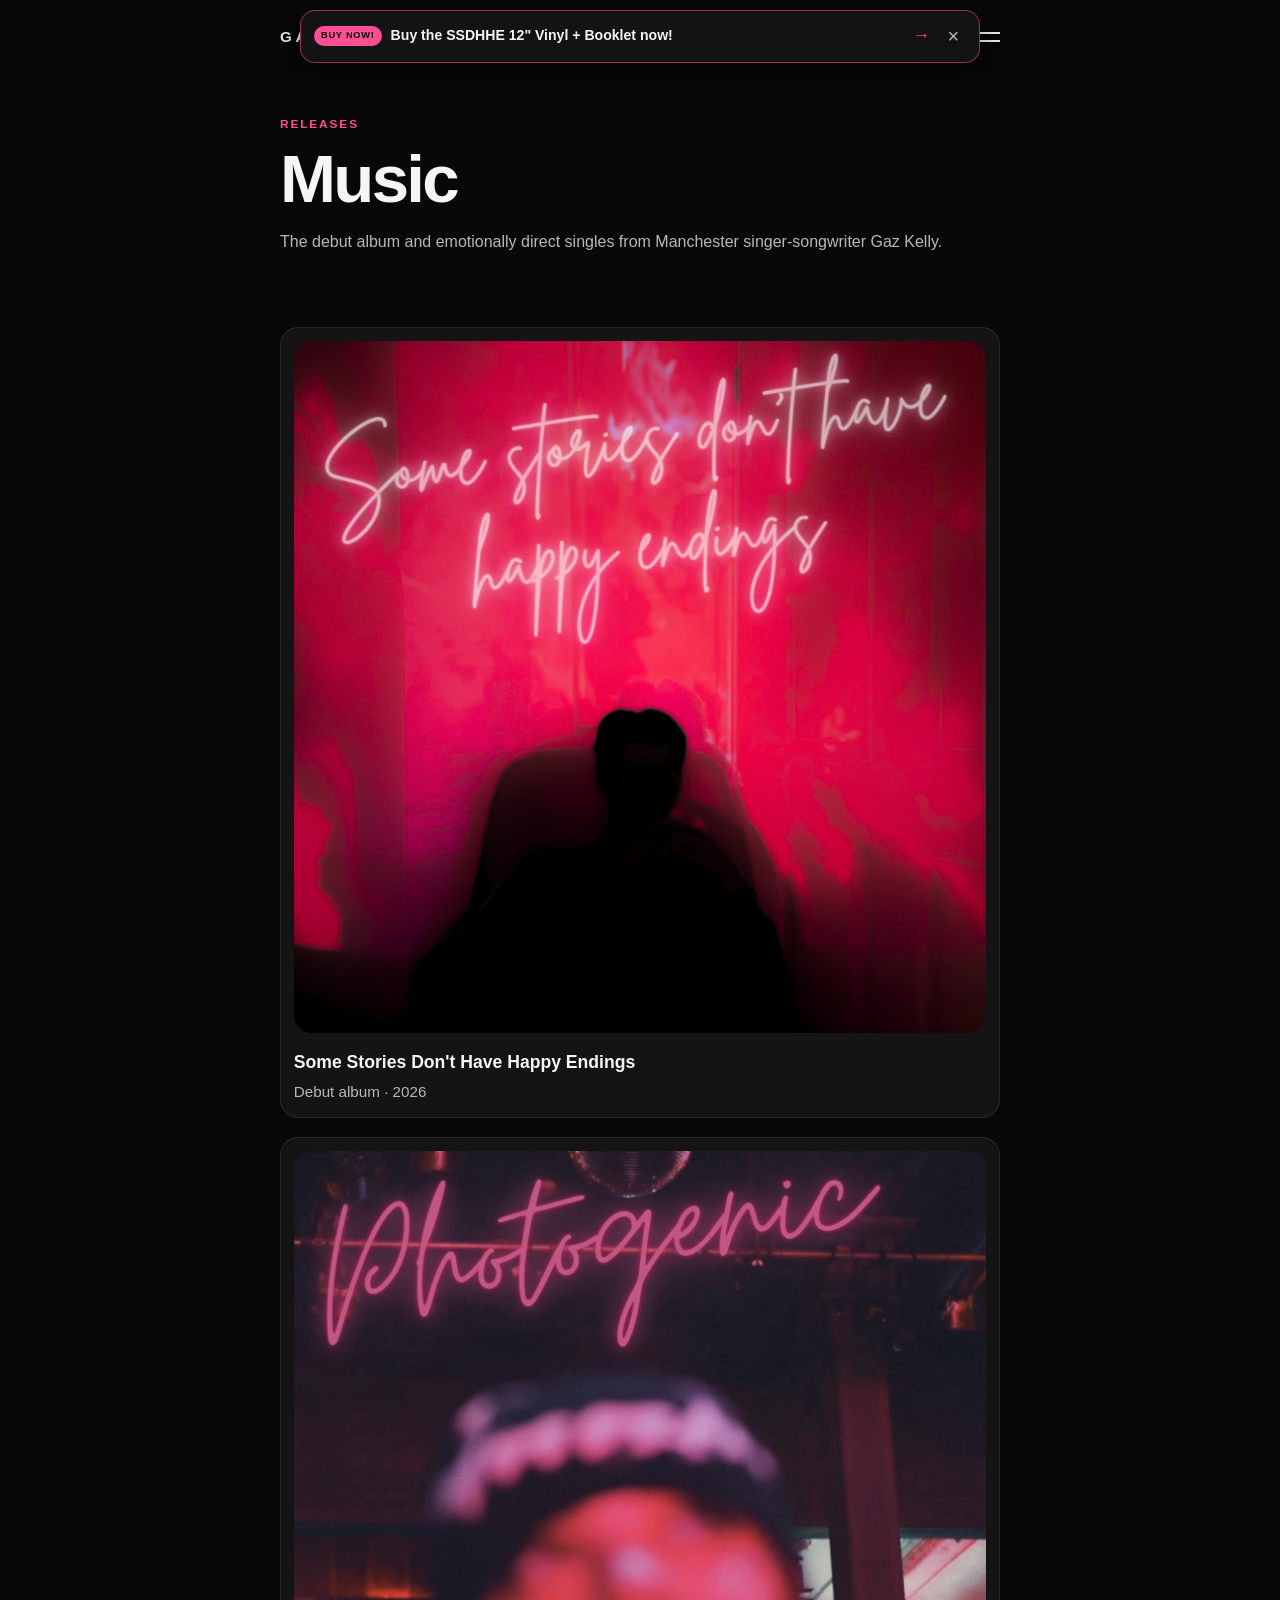
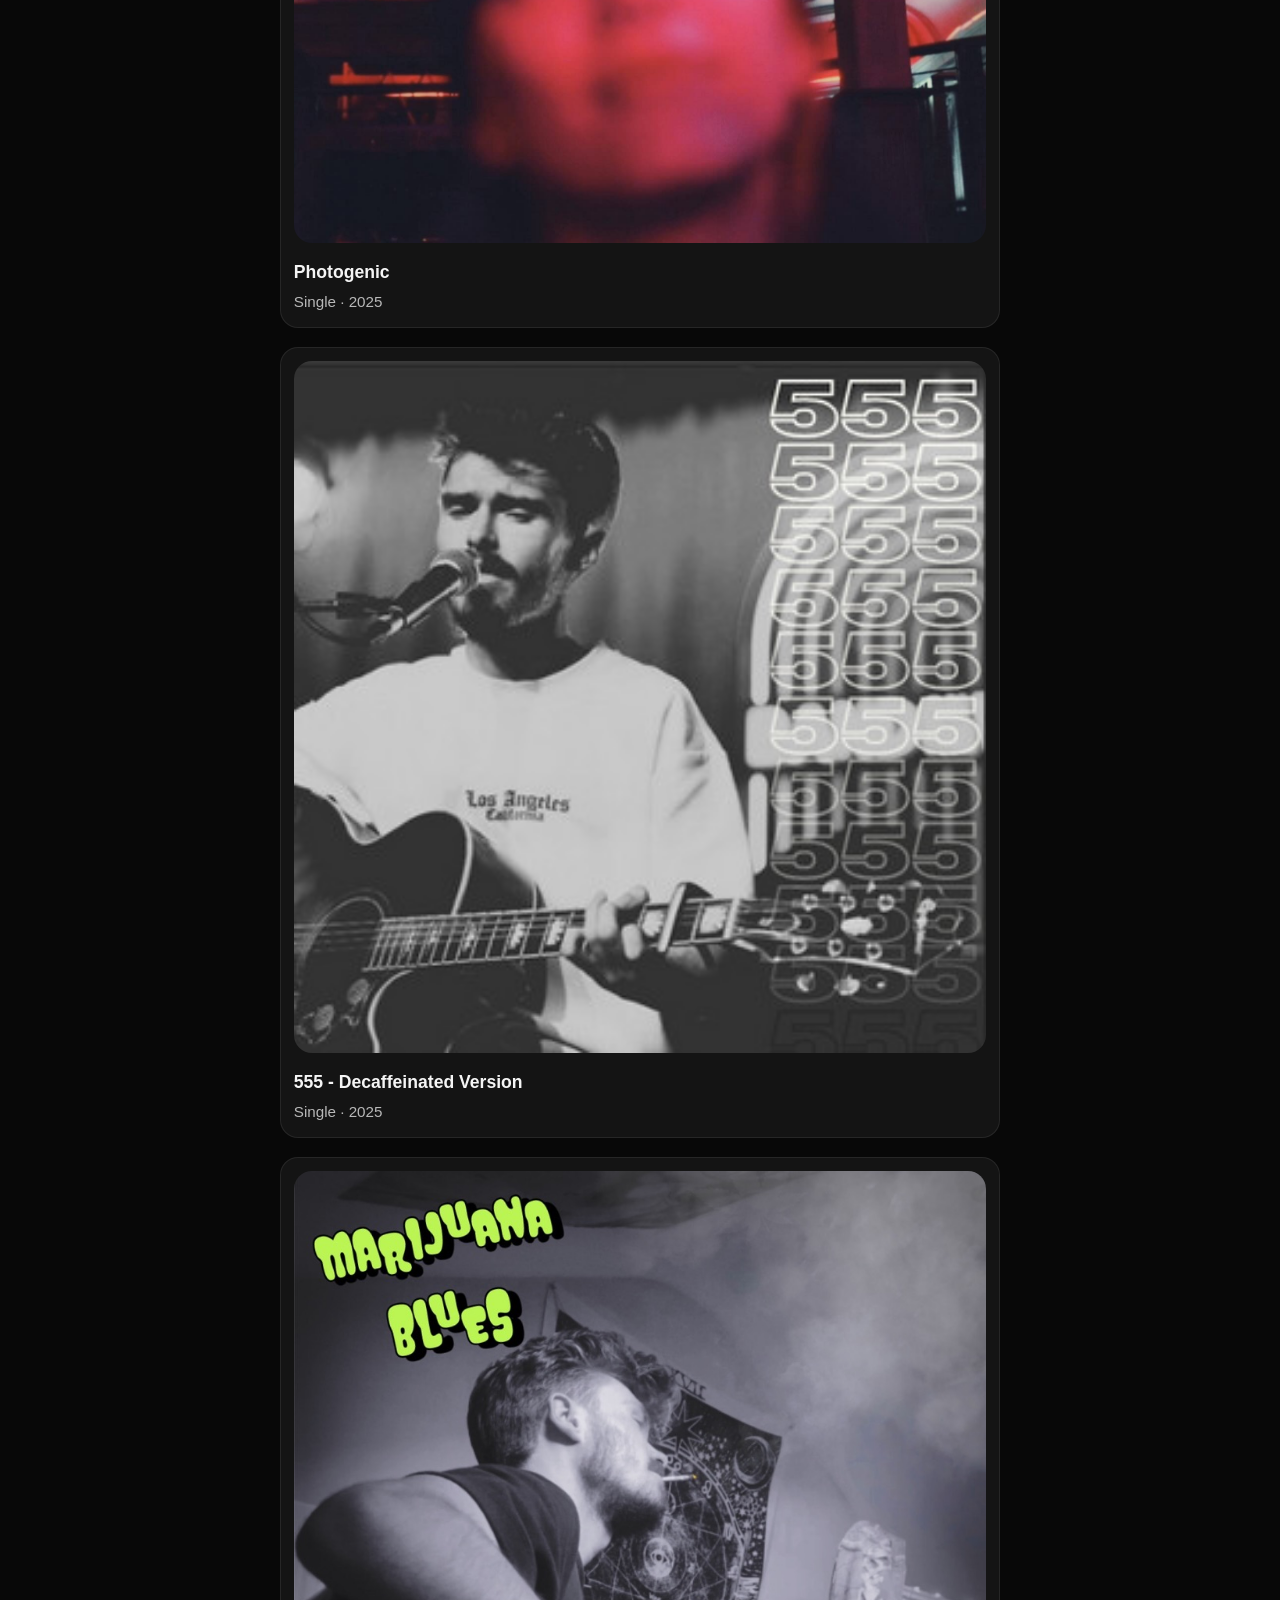
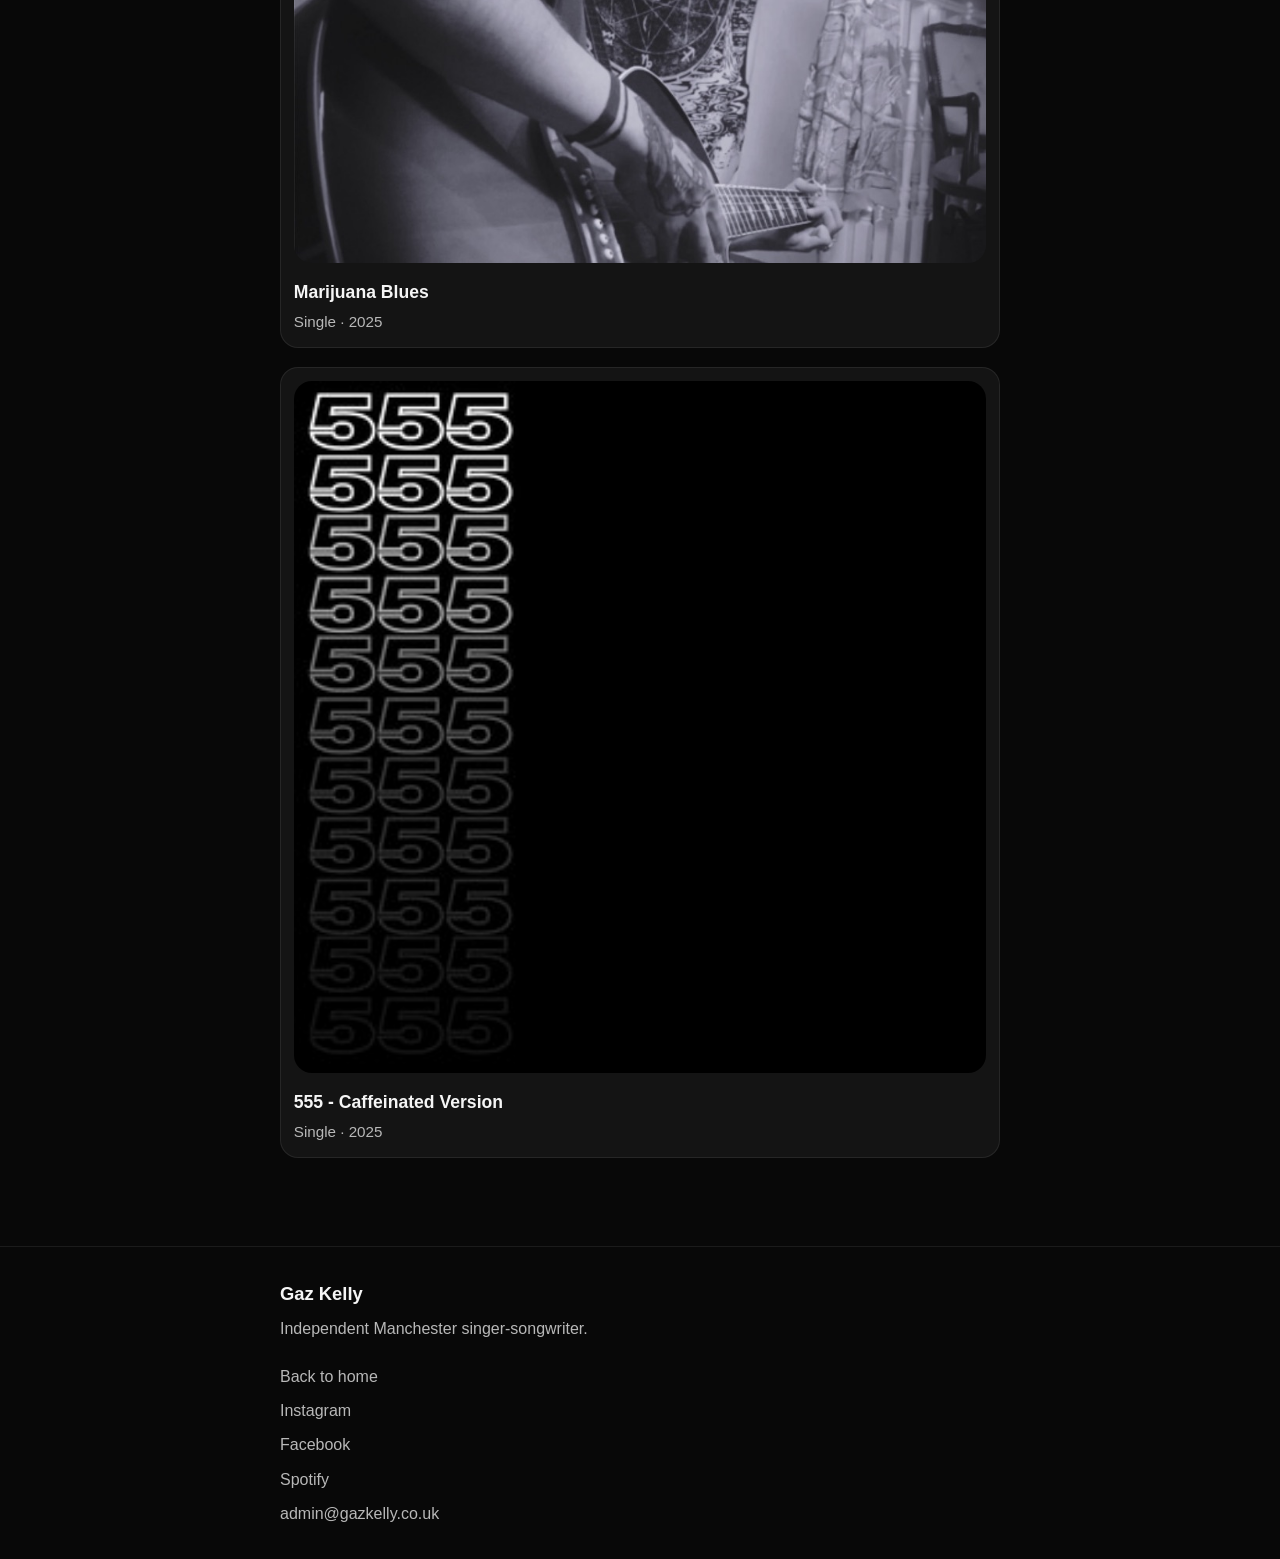
<file: m/music/index.html>
<!DOCTYPE html>
<html lang="en">
<head>
    <meta charset="UTF-8" />
    <meta name="viewport" content="width=device-width, initial-scale=1.0" />
    <title>Gaz Kelly | Music</title>
    <meta
            name="description"
            content="Listen to Some Stories Don't Have Happy Endings, the debut album from Manchester singer-songwriter Gaz Kelly, and explore his earlier singles."
    />
    <link rel="stylesheet" href="/m/style.css" />
</head>
<body>
<header class="site-header" id="siteHeader">
    <div class="container header-inner">
        <a href="/m/" class="site-logo">GAZ KELLY</a>

        <button class="nav-toggle" id="navToggle" aria-label="Open menu">
            <span></span>
            <span></span>
        </button>

        <nav class="site-nav" id="siteNav">
            <a href="/m/">Home</a>
            <a href="/m/music/">Music</a>
            <a href="/m/gallery/">Gallery</a>
            <a href="/m/live/">Live</a>
            <a href="/m/#about">About</a>
            <a href="/m/#contact">Contact</a>
        </nav>
    </div>
</header>

<main>
    <section class="subpage-hero">
        <div class="container">
            <p class="kicker reveal">Releases</p>
            <h1 class="reveal">Music</h1>
            <p class="subpage-copy reveal">
                The debut album and emotionally direct singles from Manchester singer-songwriter Gaz Kelly.
            </p>
        </div>
    </section>

    <section class="section music-section">
        <div class="container">
            <div class="release-grid single-column-grid" data-cms-releases data-cms-state="loading" aria-live="polite">
                <p class="cms-data-message">Loading music…</p>
            </div>
        </div>
    </section>
</main>

<footer class="site-footer">
    <div class="container footer-inner">
        <div class="footer-left reveal">
            <h2>Gaz Kelly</h2>
            <p>Independent Manchester singer-songwriter.</p>
        </div>

        <div class="footer-right reveal">
            <a href="/m/">Back to home</a>
            <a href="https://www.instagram.com/gaz.kellymusicofficial/" target="_blank" rel="noopener noreferrer">Instagram</a>
            <a href="https://www.facebook.com/Gaz.kellymusicofficial/" target="_blank" rel="noopener noreferrer">Facebook</a>
            <a href="https://open.spotify.com/artist/54GFxKUpAbaUPNkQKT2A7Q" target="_blank" rel="noopener noreferrer">Spotify</a>
            <a href="mailto:admin@gazkelly.co.uk">admin@gazkelly.co.uk</a>
        </div>
    </div>
</footer>

<script src="/notification-config.js"></script>
<script src="/content-data.js"></script>
<script src="/m/script.js"></script>
</body>
</html>
</file>
<file: style.css>
:root {
    --bg: #080808;
    --bg-soft: #111111;
    --panel: #141414;
    --text: #f5f5f5;
    --muted: #b8b8b8;
    --line: rgba(255, 255, 255, 0.08);
    --accent: #ff4f92;
    --max-width: 1280px;
    --radius: 20px;
    --header-height: 82px;
}

* {
    box-sizing: border-box;
}

html {
    scroll-behavior: smooth;
}

body {
    margin: 0;
    background: var(--bg);
    color: var(--text);
    font-family: Arial, Helvetica, sans-serif;
    line-height: 1.6;
}

img {
    display: block;
    width: 100%;
}

a {
    color: inherit;
    text-decoration: none;
}

.site-notice {
    position: fixed;
    top: 0.75rem;
    left: 50%;
    z-index: 2000;
    width: min(calc(100% - 2rem), 720px);
    display: flex;
    align-items: center;
    gap: 1rem;
    padding: 0.75rem 0.85rem 0.75rem 1rem;
    background: rgba(20, 20, 20, 0.98);
    border: 1px solid rgba(255, 79, 146, 0.55);
    border-radius: 16px;
    box-shadow: 0 18px 55px rgba(0, 0, 0, 0.55);
    transform: translate(-50%, calc(-100% - 2rem));
    opacity: 0;
    visibility: hidden;
    transition: transform 0.45s ease, opacity 0.3s ease, visibility 0.45s;
}

.site-notice.show {
    transform: translate(-50%, 0);
    opacity: 1;
    visibility: visible;
}

.site-notice-content {
    flex: 1;
    display: flex;
    align-items: center;
    gap: 0.75rem;
    line-height: 1.3;
}

.site-notice-label {
    flex: 0 0 auto;
    padding: 0.3rem 0.55rem;
    color: #080808;
    background: var(--accent);
    border-radius: 999px;
    font-size: 0.68rem;
    font-weight: 800;
    letter-spacing: 0.1em;
    text-transform: uppercase;
}

.site-notice-text {
    font-size: 0.92rem;
    font-weight: 700;
}

.site-notice-arrow {
    color: var(--accent);
    font-size: 1.2rem;
}

.site-notice-close {
    flex: 0 0 auto;
    width: 2rem;
    height: 2rem;
    padding: 0;
    color: var(--muted);
    background: transparent;
    border: 0;
    border-radius: 50%;
    cursor: pointer;
    font-size: 1.35rem;
    line-height: 1;
}

.site-notice-close:hover,
.site-notice-content:hover .site-notice-text {
    color: var(--accent);
}

@media (prefers-reduced-motion: reduce) {
    .site-notice {
        transition: none;
    }
}

.container {
    width: min(calc(100% - 2rem), var(--max-width));
    margin: 0 auto;
}

.site-header {
    position: sticky;
    top: 0;
    z-index: 1000;
    background: rgba(8, 8, 8, 0.92);
    backdrop-filter: blur(12px);
    border-bottom: 1px solid transparent;
    transition: border-color 0.25s ease;
}

.site-header.scrolled {
    border-bottom-color: var(--line);
}

.header-inner {
    min-height: var(--header-height);
    display: flex;
    align-items: center;
    justify-content: space-between;
    gap: 1rem;
}

.site-logo {
    font-size: 1rem;
    font-weight: 800;
    letter-spacing: 0.25em;
    text-transform: uppercase;
}

.site-nav {
    display: flex;
    align-items: center;
    gap: 1.5rem;
}

.site-nav a {
    color: var(--muted);
    font-size: 0.95rem;
    transition: color 0.2s ease;
}

.site-nav a:hover {
    color: var(--text);
}

.nav-toggle {
    display: none;
    background: none;
    border: 0;
    padding: 0;
    cursor: pointer;
}

.nav-toggle span {
    display: block;
    width: 26px;
    height: 2px;
    background: var(--text);
    margin: 6px 0;
}

.hero {
    min-height: calc(100vh - var(--header-height));
    display: grid;
    grid-template-columns: 1.1fr 0.9fr;
    align-items: stretch;
}

.hero-image img {
    width: 100%;
    height: 100%;
    object-fit: cover;
    object-position: center top;
}

.hero-content {
    display: flex;
    flex-direction: column;
    justify-content: center;
    padding: 5rem;
    background:
            linear-gradient(180deg, rgba(255, 79, 146, 0.06), rgba(255, 79, 146, 0)),
            var(--bg);
}

.kicker {
    margin: 0 0 1rem;
    color: var(--accent);
    text-transform: uppercase;
    letter-spacing: 0.16em;
    font-size: 0.78rem;
    font-weight: 700;
}

.hero-content h1 {
    margin: 0;
    font-size: clamp(2.4rem, 4.1vw, 5.2rem);
    line-height: 0.95;
    letter-spacing: -0.03em;
}

.hero-line {
    display: block;
    white-space: nowrap;
}

.hero-copy {
    max-width: 520px;
    font-size: 1.05rem;
    color: var(--muted);
    margin: 1.5rem 0 0;
}

.hero-actions {
    display: flex;
    flex-wrap: wrap;
    gap: 0.85rem;
    margin-top: 2rem;
}

.btn {
    display: inline-flex;
    align-items: center;
    justify-content: center;
    padding: 0.95rem 1.35rem;
    border-radius: 999px;
    font-weight: 700;
    transition: 0.2s ease;
}

.btn-solid {
    background: var(--text);
    color: var(--bg);
}

.btn-solid:hover {
    opacity: 0.9;
}

.btn-outline {
    border: 1px solid var(--line);
    color: var(--text);
    background: transparent;
}

.btn-outline:hover {
    border-color: rgba(255, 255, 255, 0.25);
}

.intro-band {
    border-top: 1px solid var(--line);
    border-bottom: 1px solid var(--line);
    background: var(--bg-soft);
}

.intro-band-inner {
    padding: 1.4rem 0;
}

.intro-band p {
    margin: 0;
    max-width: 900px;
    color: var(--muted);
    font-size: 1rem;
}

.section {
    padding: 6rem 0;
}

.section-top {
    margin-bottom: 2rem;
}

.section-top h2,
.about-text h2,
.live-text h2 {
    margin: 0;
    font-size: clamp(2rem, 4vw, 3.5rem);
    line-height: 1;
}

.release-grid {
    display: grid;
    grid-template-columns: repeat(2, 1fr);
    gap: 1.2rem;
}

.hero-middle-line {
    color: #A4A4A4;
}

.release-card img {
    aspect-ratio: 1 / 1;
    object-fit: cover;
    border-radius: 16px;
    transition: transform 0.3s ease, opacity 0.3s ease;
}

.release-card a:hover img {
    transform: scale(0.98);
    opacity: 0.92;
}

.release-meta {
    padding-top: 0.9rem;
}

.release-meta h3 {
    margin: 0;
    font-size: 1.1rem;
}

.release-meta p {
    margin: 0.2rem 0 0;
    color: var(--muted);
    font-size: 0.95rem;
}

.about-grid,
.live-grid {
    display: grid;
    grid-template-columns: 1fr 1fr;
    gap: 3rem;
    align-items: center;
}

.about-text p {
    max-width: 620px;
    color: var(--muted);
}

.about-image img,
.live-poster img {
    border-radius: var(--radius);
}

.gallery-layout {
    display: grid;
    grid-template-columns: 1.35fr 0.8fr;
    gap: 1rem;
}

.gallery-large img,
.gallery-small img {
    height: 100%;
    object-fit: cover;
    border-radius: 18px;
}

.gallery-stack {
    display: grid;
    grid-template-rows: 1fr 1fr;
    gap: 1rem;
}

.live-text {
    max-width: 480px;
}

.cms-performance-list {
    display: grid;
    gap: 2.5rem;
    margin-top: 2rem;
}

.live-event-card {
    display: grid;
    grid-template-columns: 1fr 1fr;
    gap: 3rem;
    align-items: center;
}

.live-event-card .live-poster img {
    width: 100%;
    aspect-ratio: 4 / 5;
    object-fit: cover;
}

.live-event-without-image {
    grid-template-columns: 1fr;
}

.cms-live-empty {
    padding: 2rem;
    border: 1px solid var(--line);
    border-radius: var(--radius);
    background: rgba(255, 255, 255, 0.025);
}

.cms-live-empty h3 {
    margin: 0.5rem 0;
    font-size: 1.5rem;
}

.cms-live-empty p:last-child,
.cms-data-message {
    color: var(--muted);
}

.cms-data-error {
    color: #ff8aae;
}

.show-block {
    margin: 1.5rem 0 2rem;
    padding: 1.2rem 0;
    border-top: 1px solid var(--line);
    border-bottom: 1px solid var(--line);
}

.show-block h3 {
    margin: 0 0 0.8rem;
    font-size: 1.4rem;
}

.show-block p {
    margin: 0.2rem 0;
    color: var(--muted);
}

.past-performances {
    margin-top: 2.2rem;
}

.past-kicker {
    margin-bottom: 1rem;
}

.past-show-list {
    display: flex;
    flex-direction: column;
    gap: 0.9rem;
}

.past-show-item {
    padding: 1rem 0;
    border-top: 1px solid var(--line);
}

.past-show-item:last-child {
    border-bottom: 1px solid var(--line);
}

.past-show-item h3 {
    margin: 0 0 0.4rem;
    font-size: 1.05rem;
}

.past-show-item p {
    margin: 0.15rem 0;
    color: var(--muted);
}

.site-footer {
    border-top: 1px solid var(--line);
    padding: 2.5rem 0;
}

.footer-inner {
    display: flex;
    align-items: flex-start;
    justify-content: space-between;
    gap: 2rem;
}

.footer-left h2 {
    margin: 0 0 0.5rem;
    font-size: 1.25rem;
}

.footer-left p {
    margin: 0;
    color: var(--muted);
}

.footer-right {
    display: flex;
    flex-direction: column;
    gap: 0.5rem;
    text-align: right;
}

.footer-right a {
    color: var(--muted);
}

.footer-right a:hover {
    color: var(--text);
}

.reveal {
    opacity: 0;
    transform: translateY(24px);
    transition: opacity 0.7s ease, transform 0.7s ease;
}

.reveal.visible {
    opacity: 1;
    transform: translateY(0);
}

@media (max-width: 1000px) {
    .hero {
        grid-template-columns: 1fr;
    }

    .hero-image {
        max-height: 65vh;
    }

    .hero-content {
        padding: 3rem 1.5rem 4rem;
    }

    .hero-content h1 {
        font-size: clamp(2.1rem, 9vw, 5.2rem);
    }

    .release-grid,
    .about-grid,
    .live-grid,
    .live-event-card,
    .gallery-layout {
        grid-template-columns: 1fr;
    }

    .gallery-stack {
        grid-template-columns: 1fr 1fr;
        grid-template-rows: auto;
    }
}

@media (max-width: 720px) {
    .nav-toggle {
        display: block;
    }

    .site-nav {
        position: absolute;
        top: 100%;
        left: 1rem;
        right: 1rem;
        background: #111111;
        border: 1px solid var(--line);
        border-radius: 16px;
        padding: 1rem;
        display: none;
        flex-direction: column;
        align-items: flex-start;
        gap: 0.9rem;
    }

    .site-nav.open {
        display: flex;
    }

    .section {
        padding: 4.5rem 0;
    }

    .release-grid,
    .gallery-stack {
        grid-template-columns: 1fr;
    }

    .footer-inner {
        flex-direction: column;
    }

    .footer-right {
        text-align: left;
    }
}
</file>
<file: m/style.css>
:root {
    --bg: #080808;
    --bg-soft: #111111;
    --panel: #141414;
    --panel-2: #1a1a1a;
    --text: #f5f5f5;
    --muted: #b8b8b8;
    --line: rgba(255, 255, 255, 0.08);
    --accent: #ff4f92;
    --max-width: 720px;
    --radius: 20px;
    --header-height: 74px;
}

* {
    box-sizing: border-box;
}

html {
    scroll-behavior: smooth;
}

body {
    margin: 0;
    background: var(--bg);
    color: var(--text);
    font-family: Arial, Helvetica, sans-serif;
    line-height: 1.6;
}

img {
    display: block;
    width: 100%;
}

a {
    color: inherit;
    text-decoration: none;
}

.site-notice {
    position: fixed;
    top: 0.6rem;
    left: 50%;
    z-index: 2000;
    width: min(calc(100% - 1.25rem), 680px);
    display: flex;
    align-items: center;
    gap: 0.55rem;
    padding: 0.7rem 0.7rem 0.7rem 0.8rem;
    background: rgba(20, 20, 20, 0.98);
    border: 1px solid rgba(255, 79, 146, 0.55);
    border-radius: 15px;
    box-shadow: 0 16px 45px rgba(0, 0, 0, 0.6);
    transform: translate(-50%, calc(-100% - 2rem));
    opacity: 0;
    visibility: hidden;
    transition: transform 0.45s ease, opacity 0.3s ease, visibility 0.45s;
}

.site-notice.show {
    transform: translate(-50%, 0);
    opacity: 1;
    visibility: visible;
}

.site-notice-content {
    min-width: 0;
    flex: 1;
    display: grid;
    grid-template-columns: auto 1fr auto;
    align-items: center;
    gap: 0.55rem;
    line-height: 1.25;
}

.site-notice-label {
    padding: 0.25rem 0.45rem;
    color: #080808;
    background: var(--accent);
    border-radius: 999px;
    font-size: 0.58rem;
    font-weight: 800;
    letter-spacing: 0.08em;
    text-transform: uppercase;
}

.site-notice-text {
    font-size: clamp(0.72rem, 3.2vw, 0.88rem);
    font-weight: 700;
}

.site-notice-arrow {
    color: var(--accent);
    font-size: 1.1rem;
}

.site-notice-close {
    flex: 0 0 auto;
    width: 1.8rem;
    height: 1.8rem;
    padding: 0;
    color: var(--muted);
    background: transparent;
    border: 0;
    border-radius: 50%;
    cursor: pointer;
    font-size: 1.25rem;
    line-height: 1;
}

.site-notice-close:hover,
.site-notice-content:hover .site-notice-text {
    color: var(--accent);
}

@media (prefers-reduced-motion: reduce) {
    .site-notice {
        transition: none;
    }
}

.container {
    width: min(calc(100% - 1.5rem), var(--max-width));
    margin: 0 auto;
}

.site-header {
    position: sticky;
    top: 0;
    z-index: 1000;
    background: rgba(8, 8, 8, 0.94);
    backdrop-filter: blur(12px);
    border-bottom: 1px solid transparent;
    transition: border-color 0.25s ease;
}

.site-header.scrolled {
    border-bottom-color: var(--line);
}

.header-inner {
    min-height: var(--header-height);
    display: flex;
    align-items: center;
    justify-content: space-between;
    gap: 1rem;
    position: relative;
}

.site-logo {
    font-size: 0.95rem;
    font-weight: 800;
    letter-spacing: 0.24em;
    text-transform: uppercase;
}

.nav-toggle {
    display: block;
    background: none;
    border: 0;
    padding: 0;
    cursor: pointer;
}

.nav-toggle span {
    display: block;
    width: 24px;
    height: 2px;
    background: var(--text);
    margin: 6px 0;
}

.site-nav {
    position: absolute;
    top: calc(100% + 0.6rem);
    left: 0;
    right: 0;
    background: #111111;
    border: 1px solid var(--line);
    border-radius: 16px;
    padding: 1rem;
    display: none;
    flex-direction: column;
    align-items: flex-start;
    gap: 0.9rem;
    box-shadow: 0 20px 40px rgba(0, 0, 0, 0.35);
}

.site-nav.open {
    display: flex;
}

.site-nav a {
    color: var(--muted);
    font-size: 0.98rem;
    transition: color 0.2s ease;
}

.site-nav a:hover {
    color: var(--text);
}

.hero {
    display: flex;
    flex-direction: column;
}

.hero-image {
    height: 52vh;
    min-height: 320px;
    max-height: 560px;
}

.hero-image img {
    width: 100%;
    height: 100%;
    object-fit: cover;
    object-position: center top;
}

.hero-content {
    padding: 2rem 1rem 3rem;
    background:
            linear-gradient(180deg, rgba(255, 79, 146, 0.07), rgba(255, 79, 146, 0)),
            var(--bg);
}

.kicker {
    margin: 0 0 0.85rem;
    color: var(--accent);
    text-transform: uppercase;
    letter-spacing: 0.16em;
    font-size: 0.74rem;
    font-weight: 700;
}

.hero-content h1,
.subpage-hero h1 {
    margin: 0;
    font-size: clamp(2.1rem, 11vw, 4.2rem);
    line-height: 0.92;
    letter-spacing: -0.04em;
}

.hero-line {
    display: block;
    white-space: nowrap;
}

.hero-copy,
.subpage-copy {
    font-size: 1rem;
    color: var(--muted);
    margin: 1.25rem 0 0;
}

.hero-actions {
    display: flex;
    flex-direction: column;
    gap: 0.8rem;
    margin-top: 1.75rem;
}

.btn {
    display: inline-flex;
    align-items: center;
    justify-content: center;
    padding: 0.95rem 1.2rem;
    border-radius: 999px;
    font-weight: 700;
    transition: 0.2s ease;
    text-align: center;
}

.btn-solid {
    background: var(--text);
    color: var(--bg);
}

.btn-solid:hover {
    opacity: 0.92;
}

.btn-outline {
    border: 1px solid var(--line);
    color: var(--text);
    background: transparent;
}

.btn-outline:hover {
    border-color: rgba(255, 255, 255, 0.25);
}

.mobile-feature-links {
    padding: 1.25rem 0 0;
}

.page-link-grid {
    display: grid;
    gap: 1rem;
}

.page-link-card {
    display: block;
    background: linear-gradient(180deg, rgba(255, 79, 146, 0.06), rgba(255, 79, 146, 0)), var(--panel);
    border: 1px solid var(--line);
    border-radius: 18px;
    padding: 1.1rem;
}

.page-link-kicker {
    display: block;
    color: var(--accent);
    text-transform: uppercase;
    letter-spacing: 0.14em;
    font-size: 0.72rem;
    font-weight: 700;
    margin-bottom: 0.45rem;
}

.page-link-card h2 {
    margin: 0;
    font-size: 1.6rem;
    line-height: 1;
}

.page-link-card p {
    margin: 0.7rem 0 0;
    color: var(--muted);
    font-size: 0.96rem;
}

.intro-band {
    margin-top: 1.5rem;
    border-top: 1px solid var(--line);
    border-bottom: 1px solid var(--line);
    background: var(--bg-soft);
}

.intro-band-inner {
    padding: 1.2rem 0;
}

.intro-band p {
    margin: 0;
    color: var(--muted);
    font-size: 0.96rem;
}

.section {
    padding: 3.5rem 0;
}

.subpage-hero {
    padding: 2.5rem 0 1rem;
}

.section-top {
    margin-bottom: 1.5rem;
}

.section-top h2,
.about-text h2,
.live-text h2 {
    margin: 0;
    font-size: clamp(1.9rem, 8vw, 3rem);
    line-height: 1;
}

.about-grid,
.live-grid {
    display: grid;
    gap: 1.5rem;
}

.about-text p {
    color: var(--muted);
}

.about-image img,
.live-poster img,
.mobile-gallery-item img,
.release-card img {
    border-radius: 18px;
}

.release-grid {
    display: grid;
    gap: 1.2rem;
}

.single-column-grid {
    grid-template-columns: 1fr;
}

.release-card {
    background: var(--panel);
    border: 1px solid var(--line);
    border-radius: 18px;
    padding: 0.8rem;
}

.release-card img {
    aspect-ratio: 1 / 1;
    object-fit: cover;
}

.release-meta {
    padding-top: 0.9rem;
}

.release-meta h3 {
    margin: 0;
    font-size: 1.1rem;
}

.release-meta p {
    margin: 0.25rem 0 0;
    color: var(--muted);
    font-size: 0.95rem;
}

.mobile-gallery-grid {
    display: grid;
    gap: 1rem;
}

.mobile-gallery-item img {
    aspect-ratio: 4 / 5;
    object-fit: cover;
}

.live-page-card {
    display: grid;
    gap: 1.3rem;
    background: var(--panel);
    border: 1px solid var(--line);
    border-radius: 20px;
    padding: 0.8rem;
}

.cms-performance-list {
    display: grid;
    gap: 1.3rem;
}

.live-page-card .live-poster img {
    width: 100%;
    aspect-ratio: 4 / 5;
    object-fit: cover;
}

.live-page-card .btn {
    margin-top: 1rem;
}

.cms-live-empty {
    padding: 1.4rem;
    border: 1px solid var(--line);
    border-radius: 20px;
    background: var(--panel);
}

.cms-live-empty h3 {
    margin: 0.5rem 0;
    font-size: 1.35rem;
}

.cms-live-empty p:last-child,
.cms-data-message {
    color: var(--muted);
}

.cms-data-error {
    color: #ff8aae;
}

.live-text {
    max-width: 100%;
}

.show-block {
    margin: 1rem 0 0;
    padding: 1rem 0 0;
    border-top: 1px solid var(--line);
}

.show-block h3 {
    margin: 0 0 0.7rem;
    font-size: 1.25rem;
}

.show-block p {
    margin: 0.2rem 0;
    color: var(--muted);
}

.past-performances {
    margin-top: 2.2rem;
}

.past-kicker {
    margin-bottom: 1rem;
}

.past-show-list {
    display: flex;
    flex-direction: column;
    gap: 0.9rem;
}

.past-show-item {
    padding: 1rem 0;
    border-top: 1px solid var(--line);
}

.past-show-item:last-child {
    border-bottom: 1px solid var(--line);
}

.past-show-item h3 {
    margin: 0 0 0.4rem;
    font-size: 1.05rem;
}

.past-show-item p {
    margin: 0.15rem 0;
    color: var(--muted);
}

.site-footer {
    border-top: 1px solid var(--line);
    padding: 2rem 0;
    margin-top: 2rem;
}

.footer-inner {
    display: flex;
    flex-direction: column;
    gap: 1.4rem;
}

.footer-left h2 {
    margin: 0 0 0.45rem;
    font-size: 1.15rem;
}

.footer-left p {
    margin: 0;
    color: var(--muted);
}

.footer-right {
    display: flex;
    flex-direction: column;
    gap: 0.55rem;
}

.footer-right a {
    color: var(--muted);
}

.footer-right a:hover {
    color: var(--text);
}

.reveal {
    opacity: 0;
    transform: translateY(24px);
    transition: opacity 0.7s ease, transform 0.7s ease;
}

.reveal.visible {
    opacity: 1;
    transform: translateY(0);
}

.hero-middle-line {
    color: #b8b8b8;
}
</file>
